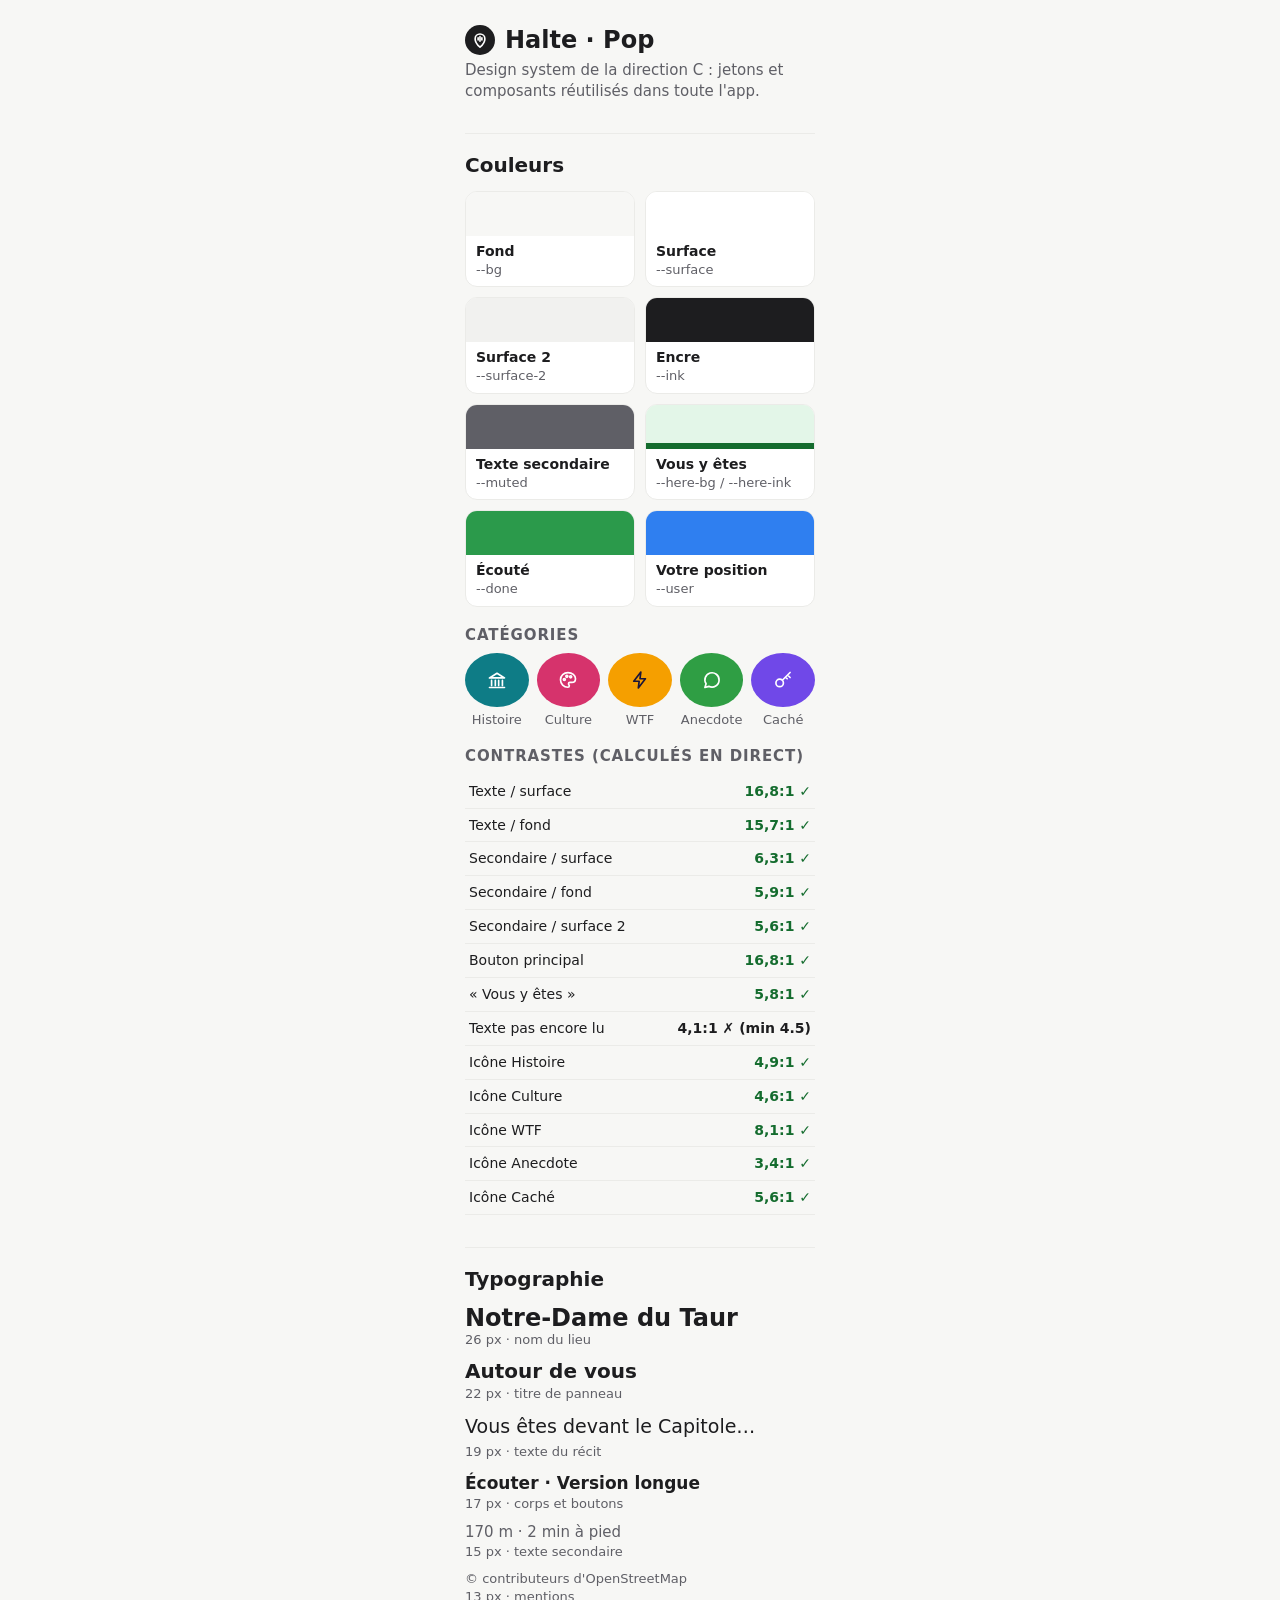
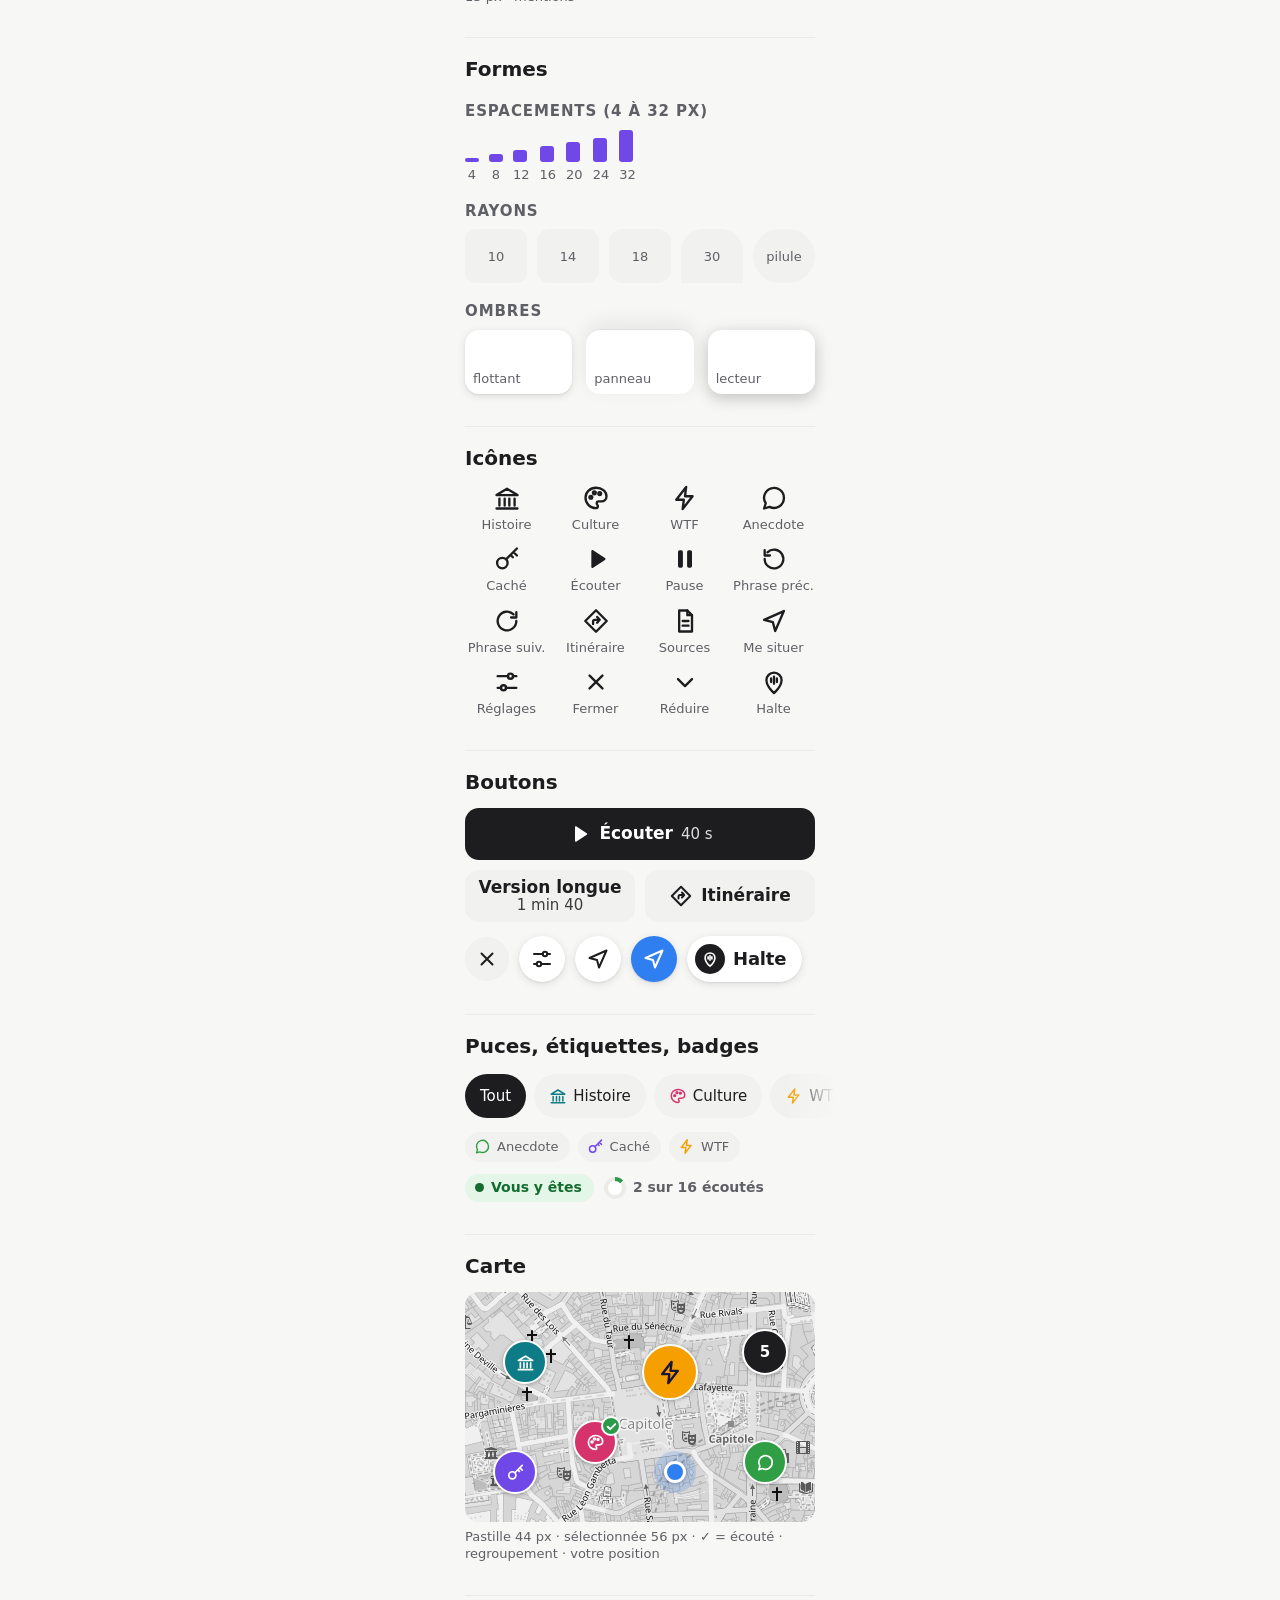
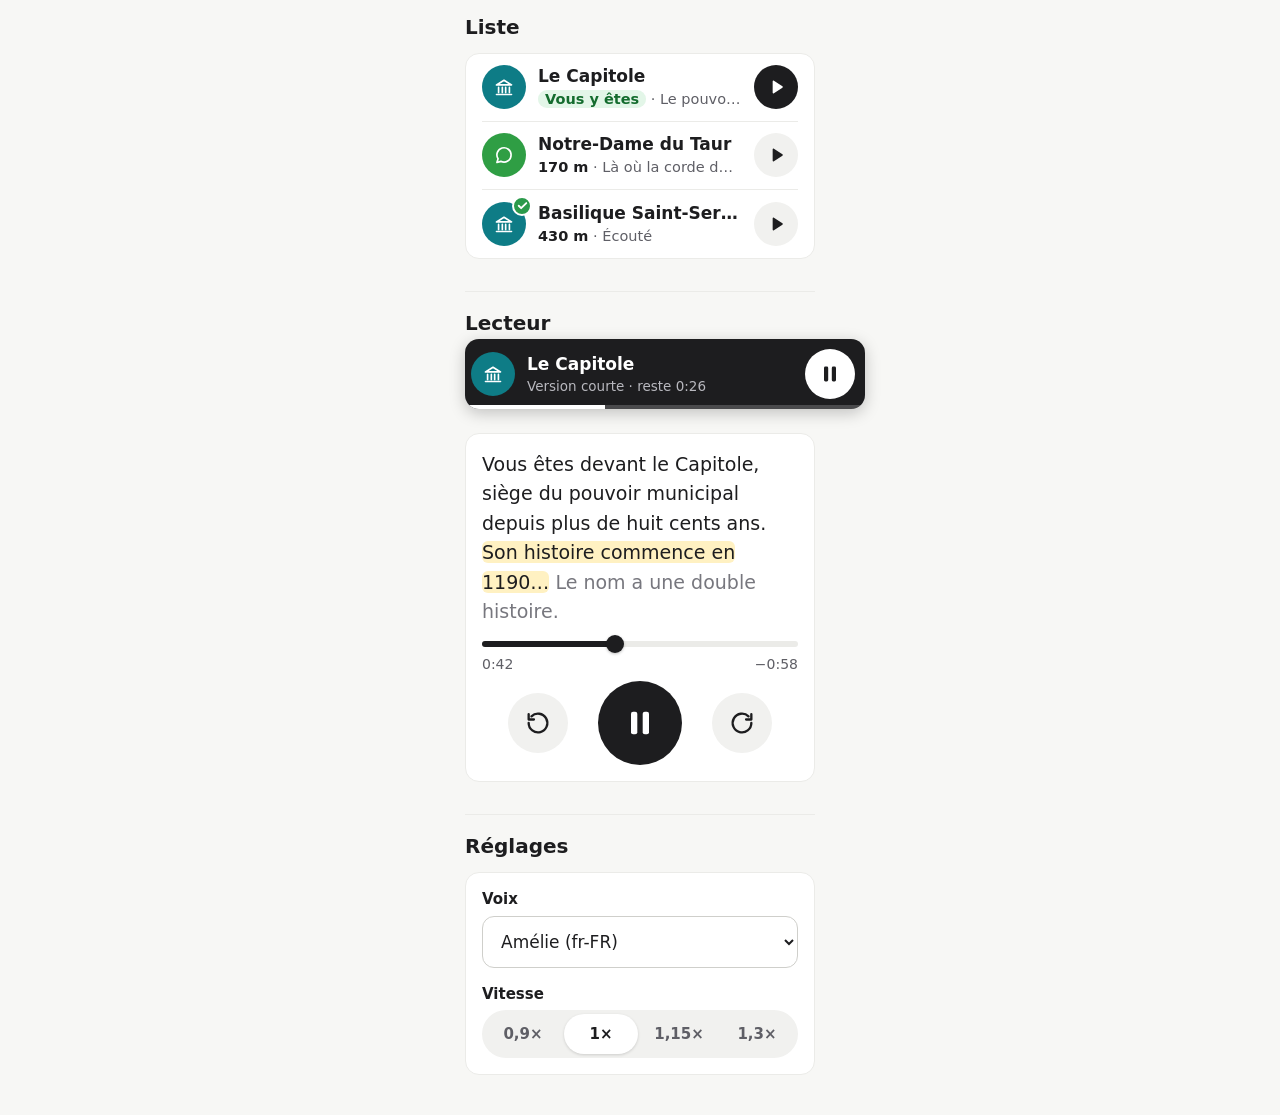
<file: maquettes/design-system.html>
<!doctype html>
<html lang="fr">
<head>
<meta charset="utf-8">
<meta name="viewport" content="width=device-width, initial-scale=1">
<title>Halte — design system</title>
<link rel="stylesheet" href="../app/styles.css">
<style>
  /* Mise en page de la vitrine seulement */
  body { max-width: 390px; margin: 0 auto; }
  .ds { padding: 24px 20px 40px; }
  .ds h1 { font-size: var(--fs-2xl); font-weight: 800; display: flex; align-items: center; gap: 10px; }
  .ds > p { color: var(--muted); font-size: var(--fs-sm); margin-top: 4px; }
  .ds h2 { font-size: var(--fs-xl); font-weight: 800; margin: 32px 0 12px; padding-top: 18px; border-top: 1px solid var(--line); }
  .ds h3 { font-size: var(--fs-sm); font-weight: 700; color: var(--muted); margin: 18px 0 8px; text-transform: uppercase; letter-spacing: .06em; }
  .sw { display: grid; grid-template-columns: repeat(2, 1fr); gap: 10px; }
  .sw div { border-radius: var(--r-md); overflow: hidden; border: 1px solid var(--line); background: var(--surface); }
  .sw i { display: block; height: 44px; }
  .sw span { display: block; padding: 6px 10px 8px; font-size: var(--fs-xs); color: var(--muted); }
  .sw b { display: block; color: var(--ink); font-size: .875rem; }
  .cats { display: grid; grid-template-columns: repeat(5, 1fr); gap: 8px; text-align: center; font-size: var(--fs-xs); color: var(--muted); }
  .cats .tile { width: 100%; height: 54px; margin-bottom: 4px; }
  table { width: 100%; border-collapse: collapse; font-size: .875rem; }
  td { padding: 7px 4px; border-bottom: 1px solid var(--line); }
  td:last-child { text-align: right; font-weight: 700; white-space: nowrap; }
  .ok { color: var(--here-ink); }
  .type p { margin: 0 0 10px; }
  .type small { display: block; font-size: var(--fs-xs); color: var(--muted); font-weight: 400; }
  .row { display: flex; gap: 10px; align-items: center; flex-wrap: wrap; }
  .shadows { display: grid; grid-template-columns: repeat(3, 1fr); gap: 14px; }
  .shadows div { height: 64px; border-radius: var(--r-lg); background: var(--surface); display: flex; align-items: flex-end; padding: 6px 8px; font-size: var(--fs-xs); color: var(--muted); }
  .radii { display: flex; gap: 10px; }
  .radii div { flex: 1; height: 54px; background: var(--surface-2); display: flex; align-items: center; justify-content: center; font-size: var(--fs-xs); color: var(--muted); }
  .space { display: flex; align-items: flex-end; gap: 10px; }
  .space i { display: block; background: var(--c-secret); border-radius: 3px; width: 14px; }
  .space span { font-size: var(--fs-xs); color: var(--muted); display: block; text-align: center; margin-top: 4px; }
  .icons { display: grid; grid-template-columns: repeat(4, 1fr); gap: 12px 6px; text-align: center; font-size: var(--fs-xs); color: var(--muted); }
  .icons .ic { display: block; margin: 0 auto 4px; color: var(--ink); width: 28px; height: 28px; }
  .mapdemo { position: relative; height: 230px; border-radius: var(--r-lg); overflow: hidden; background: var(--map-bg); }
  .mapdemo::before { content: ""; position: absolute; inset: 0; background: url(img/carte-toulouse.png) -10px -260px / 390px 844px; filter: var(--map-filter); }
  .mapdemo > * { position: absolute; }
  .demo-sheet { position: relative; border-radius: var(--r-xl); box-shadow: var(--sh-sheet); background: var(--surface); padding: 0 20px 20px; }
  .demo-mini { position: relative; }
  .demo-mini .mini { position: relative; left: 0; right: 0; }
  .card { background: var(--surface); border-radius: var(--r-lg); padding: 16px; border: 1px solid var(--line); }
</style>
</head>
<body>
<svg width="0" height="0" style="position:absolute" aria-hidden="true"><defs>
  <symbol id="i-histoire" viewBox="0 0 24 24"><path d="M3 9.5 12 4l9 5.5H3z"/><path d="M5.5 12.5v6M10 12.5v6M14 12.5v6M18.5 12.5v6M3 21h18"/></symbol>
  <symbol id="i-culture" viewBox="0 0 24 24"><path d="M12 3.2c-5 0-9 3.7-9 8.6 0 4.9 4 8.9 8.8 8.9 1.1 0 1.8-.8 1.8-1.7 0-.5-.2-.9-.5-1.2-.3-.3-.5-.7-.5-1.2 0-.9.8-1.7 1.7-1.7h2.2c2.8 0 4.5-2 4.5-4.5 0-4.1-4-7.2-9-7.2z"/><circle cx="7.6" cy="11.4" r="1.2"/><circle cx="10.6" cy="7.6" r="1.2"/><circle cx="15.2" cy="8.2" r="1.2"/></symbol>
  <symbol id="i-wtf" viewBox="0 0 24 24"><path d="M13 2.5 4.5 13.5H11l-1 8 8.5-11H12l1-8z"/></symbol>
  <symbol id="i-anecdote" viewBox="0 0 24 24"><path d="M20.5 12a8.5 8.5 0 0 1-12.3 7.6L3.5 21l1.4-4.5A8.5 8.5 0 1 1 20.5 12z"/></symbol>
  <symbol id="i-secret" viewBox="0 0 24 24"><circle cx="8" cy="15.5" r="4.5"/><path d="M11.2 12.3 20.5 3M17.5 6l3 3M15 8.5l2 2"/></symbol>
  <symbol id="i-play" viewBox="0 0 24 24"><path d="M8 5.2v13.6c0 .8.9 1.3 1.5.8l10.2-6.8c.6-.4.6-1.2 0-1.6L9.5 4.4C8.9 3.9 8 4.4 8 5.2z"/></symbol>
  <symbol id="i-pause" viewBox="0 0 24 24"><rect x="6" y="4.5" width="4.2" height="15" rx="1.4"/><rect x="13.8" y="4.5" width="4.2" height="15" rx="1.4"/></symbol>
  <symbol id="i-back" viewBox="0 0 24 24"><path d="M4 12a8 8 0 1 0 2.4-5.7"/><path d="M4 4.5V9h4.5"/></symbol>
  <symbol id="i-fwd" viewBox="0 0 24 24"><path d="M20 12a8 8 0 1 1-2.4-5.7"/><path d="M20 4.5V9h-4.5"/></symbol>
  <symbol id="i-down" viewBox="0 0 24 24"><path d="M6 9.5l6 6 6-6"/></symbol>
  <symbol id="i-up" viewBox="0 0 24 24"><path d="M6 14.5l6-6 6 6"/></symbol>
  <symbol id="i-right" viewBox="0 0 24 24"><path d="M9.5 6l6 6-6 6"/></symbol>
  <symbol id="i-close" viewBox="0 0 24 24"><path d="M6.5 6.5l11 11M17.5 6.5l-11 11"/></symbol>
  <symbol id="i-settings" viewBox="0 0 24 24"><path d="M4 7h9M17 7h3M4 17h3M11 17h9"/><circle cx="15" cy="7" r="2.2"/><circle cx="9" cy="17" r="2.2"/></symbol>
  <symbol id="i-locate" viewBox="0 0 24 24"><path d="M3.5 11 20.5 3.5 13 20.5l-2-7.5-7.5-2z"/></symbol>
  <symbol id="i-route" viewBox="0 0 24 24"><path d="M12 2.8 21.2 12 12 21.2 2.8 12z"/><path d="M9.5 14.5v-2a1.5 1.5 0 0 1 1.5-1.5h4M13 8.5l2.2 2.5-2.2 2.5"/></symbol>
  <symbol id="i-doc" viewBox="0 0 24 24"><path d="M7 3h7l4 4v14H7z"/><path d="M14 3v4h4M10 12h5M10 16h5"/></symbol>
  <symbol id="i-logo" viewBox="0 0 24 24"><path d="M12 21.5s6.5-5.6 6.5-11a6.5 6.5 0 1 0-13 0c0 5.4 6.5 11 6.5 11z"/><path d="M9.5 9v3M12 7.5v6M14.5 9v3"/></symbol>
</defs></svg>

<div class="ds">
  <h1><span class="logo"><svg class="ic"><use href="#i-logo"/></svg></span>Halte · Pop</h1>
  <p>Design system de la direction C : jetons et composants réutilisés dans toute l'app.</p>

  <div id="part1">
  <h2>Couleurs</h2>
  <div class="sw">
    <div><i style="background:var(--bg)"></i><span><b>Fond</b>--bg</span></div>
    <div><i style="background:var(--surface)"></i><span><b>Surface</b>--surface</span></div>
    <div><i style="background:var(--surface-2)"></i><span><b>Surface 2</b>--surface-2</span></div>
    <div><i style="background:var(--ink)"></i><span><b>Encre</b>--ink</span></div>
    <div><i style="background:var(--muted)"></i><span><b>Texte secondaire</b>--muted</span></div>
    <div><i style="background:var(--here-bg);border-bottom:6px solid var(--here-ink)"></i><span><b>Vous y êtes</b>--here-bg / --here-ink</span></div>
    <div><i style="background:var(--done)"></i><span><b>Écouté</b>--done</span></div>
    <div><i style="background:var(--user)"></i><span><b>Votre position</b>--user</span></div>
  </div>
  <h3>Catégories</h3>
  <div class="cats">
    <div><span class="tile" data-cat="histoire"><svg class="ic"><use href="#i-histoire"/></svg></span>Histoire</div>
    <div><span class="tile" data-cat="culture"><svg class="ic"><use href="#i-culture"/></svg></span>Culture</div>
    <div><span class="tile" data-cat="wtf"><svg class="ic"><use href="#i-wtf"/></svg></span>WTF</div>
    <div><span class="tile" data-cat="anecdote"><svg class="ic"><use href="#i-anecdote"/></svg></span>Anecdote</div>
    <div><span class="tile" data-cat="secret"><svg class="ic"><use href="#i-secret"/></svg></span>Caché</div>
  </div>

  <h3>Contrastes (calculés en direct)</h3>
  <table id="contrast"></table>

  <h2>Typographie</h2>
  <div class="type">
    <p style="font-size:var(--fs-2xl);font-weight:800;line-height:var(--lh-title)">Notre-Dame du Taur<small>26 px · nom du lieu</small></p>
    <p style="font-size:var(--fs-xl);font-weight:800">Autour de vous<small>22 px · titre de panneau</small></p>
    <p style="font-size:var(--fs-lg);line-height:var(--lh-read)">Vous êtes devant le Capitole…<small>19 px · texte du récit</small></p>
    <p style="font-size:var(--fs-md);font-weight:700">Écouter · Version longue<small>17 px · corps et boutons</small></p>
    <p style="font-size:var(--fs-sm);color:var(--muted)">170 m · 2 min à pied<small>15 px · texte secondaire</small></p>
    <p style="font-size:var(--fs-xs);color:var(--muted)">© contributeurs d'OpenStreetMap<small>13 px · mentions</small></p>
  </div>

  <h2>Formes</h2>
  <h3>Espacements (4 à 32 px)</h3>
  <div class="space">
    <div><i style="height:4px"></i><span>4</span></div><div><i style="height:8px"></i><span>8</span></div>
    <div><i style="height:12px"></i><span>12</span></div><div><i style="height:16px"></i><span>16</span></div>
    <div><i style="height:20px"></i><span>20</span></div><div><i style="height:24px"></i><span>24</span></div>
    <div><i style="height:32px"></i><span>32</span></div>
  </div>
  <h3>Rayons</h3>
  <div class="radii">
    <div style="border-radius:var(--r-sm)">10</div><div style="border-radius:var(--r-md)">14</div>
    <div style="border-radius:var(--r-lg)">18</div><div style="border-radius:var(--r-xl) var(--r-xl) 0 0">30</div>
    <div style="border-radius:var(--r-pill)">pilule</div>
  </div>
  <h3>Ombres</h3>
  <div class="shadows">
    <div style="box-shadow:var(--sh-float)">flottant</div><div style="box-shadow:var(--sh-sheet)">panneau</div><div style="box-shadow:var(--sh-mini)">lecteur</div>
  </div>

  <h2>Icônes</h2>
  <div class="icons">
    <div><svg class="ic"><use href="#i-histoire"/></svg>Histoire</div><div><svg class="ic"><use href="#i-culture"/></svg>Culture</div>
    <div><svg class="ic"><use href="#i-wtf"/></svg>WTF</div><div><svg class="ic"><use href="#i-anecdote"/></svg>Anecdote</div>
    <div><svg class="ic"><use href="#i-secret"/></svg>Caché</div><div><svg class="ic ic--fill"><use href="#i-play"/></svg>Écouter</div>
    <div><svg class="ic ic--fill"><use href="#i-pause"/></svg>Pause</div><div><svg class="ic"><use href="#i-back"/></svg>Phrase préc.</div>
    <div><svg class="ic"><use href="#i-fwd"/></svg>Phrase suiv.</div><div><svg class="ic"><use href="#i-route"/></svg>Itinéraire</div>
    <div><svg class="ic"><use href="#i-doc"/></svg>Sources</div><div><svg class="ic"><use href="#i-locate"/></svg>Me situer</div>
    <div><svg class="ic"><use href="#i-settings"/></svg>Réglages</div><div><svg class="ic"><use href="#i-close"/></svg>Fermer</div>
    <div><svg class="ic"><use href="#i-down"/></svg>Réduire</div><div><svg class="ic"><use href="#i-logo"/></svg>Halte</div>
  </div>
  </div>

  <div id="part2">
  <h2>Boutons</h2>
  <button class="btn btn--primary btn--block"><svg class="ic ic--fill"><use href="#i-play"/></svg>Écouter <span class="btn__meta">40 s</span></button>
  <div class="btn-row" style="margin-top:10px">
    <button class="btn btn--secondary btn--stack">Version longue<span class="btn__meta">1 min 40</span></button>
    <button class="btn btn--secondary"><svg class="ic"><use href="#i-route"/></svg>Itinéraire</button>
  </div>
  <div class="row" style="margin-top:14px">
    <button class="icon-btn" aria-label="Fermer"><svg class="ic"><use href="#i-close"/></svg></button>
    <button class="fab" aria-label="Réglages"><svg class="ic"><use href="#i-settings"/></svg></button>
    <button class="fab fab--locate" aria-label="Me situer"><svg class="ic"><use href="#i-locate"/></svg></button>
    <button class="fab fab--locate" aria-pressed="true" aria-label="Suivi actif"><svg class="ic"><use href="#i-locate"/></svg></button>
    <span class="brand"><span class="logo"><svg class="ic"><use href="#i-logo"/></svg></span>Halte</span>
  </div>

  <h2>Puces, étiquettes, badges</h2>
  <div class="chips">
    <button class="chip" aria-pressed="true">Tout</button>
    <button class="chip" data-cat="histoire" aria-pressed="false"><svg class="ic"><use href="#i-histoire"/></svg>Histoire</button>
    <button class="chip" data-cat="culture" aria-pressed="false"><svg class="ic"><use href="#i-culture"/></svg>Culture</button>
    <button class="chip" data-cat="wtf" aria-pressed="false"><svg class="ic"><use href="#i-wtf"/></svg>WTF</button>
    <button class="chip" data-cat="anecdote" aria-pressed="false"><svg class="ic"><use href="#i-anecdote"/></svg>Anecdote</button>
  </div>
  <div class="tags" style="margin-top:12px">
    <span class="tag" data-cat="anecdote"><svg class="ic"><use href="#i-anecdote"/></svg>Anecdote</span>
    <span class="tag" data-cat="secret"><svg class="ic"><use href="#i-secret"/></svg>Caché</span>
    <span class="tag" data-cat="wtf"><svg class="ic"><use href="#i-wtf"/></svg>WTF</span>
  </div>
  <div class="row" style="margin-top:12px">
    <span class="badge badge--here">Vous y êtes</span>
    <span class="progress-txt"><span class="ring" style="--p:12.5"></span>2 sur 16 écoutés</span>
  </div>

  <h2>Carte</h2>
  <div class="mapdemo">
    <span class="pin" data-cat="histoire" style="left:60px;top:70px"><svg class="ic"><use href="#i-histoire"/></svg></span>
    <span class="pin is-done" data-cat="culture" style="left:130px;top:150px"><svg class="ic"><use href="#i-culture"/></svg></span>
    <span class="pin pin--sel" data-cat="wtf" style="left:205px;top:80px"><svg class="ic"><use href="#i-wtf"/></svg></span>
    <span class="pin" data-cat="anecdote" style="left:300px;top:170px"><svg class="ic"><use href="#i-anecdote"/></svg></span>
    <span class="pin" data-cat="secret" style="left:50px;top:180px"><svg class="ic"><use href="#i-secret"/></svg></span>
    <span class="cluster" style="left:300px;top:60px"><span>5</span></span>
    <span class="me" style="left:210px;top:180px"></span>
  </div>
  <p style="font-size:var(--fs-xs);color:var(--muted);margin-top:6px">Pastille 44 px · sélectionnée 56 px · ✓ = écouté · regroupement · votre position</p>

  <h2>Liste</h2>
  <div class="card" style="padding:0 16px">
    <div class="place is-here"><span class="tile" data-cat="histoire"><svg class="ic"><use href="#i-histoire"/></svg></span>
      <span class="place__text"><span class="place__name">Le Capitole</span><span class="place__sub"><span class="place__here">Vous y êtes</span> · Le pouvoir municipal…</span></span>
      <button class="icon-btn" aria-label="Écouter"><svg class="ic ic--fill"><use href="#i-play"/></svg></button></div>
    <div class="place"><span class="tile" data-cat="anecdote"><svg class="ic"><use href="#i-anecdote"/></svg></span>
      <span class="place__text"><span class="place__name">Notre-Dame du Taur</span><span class="place__sub"><b>170 m</b> · Là où la corde du taureau aurait cédé</span></span>
      <button class="icon-btn" aria-label="Écouter"><svg class="ic ic--fill"><use href="#i-play"/></svg></button></div>
    <div class="place" style="border:0"><span class="tile is-done" data-cat="histoire"><svg class="ic"><use href="#i-histoire"/></svg></span>
      <span class="place__text"><span class="place__name">Basilique Saint-Sernin</span><span class="place__sub"><b>430 m</b> · Écouté</span></span>
      <button class="icon-btn" aria-label="Réécouter"><svg class="ic ic--fill"><use href="#i-play"/></svg></button></div>
  </div>

  <h2>Lecteur</h2>
  <div class="demo-mini"><div class="mini">
    <span class="tile" data-cat="histoire"><svg class="ic"><use href="#i-histoire"/></svg></span>
    <span class="mini__text"><span class="mini__title">Le Capitole</span><span class="mini__sub">Version courte · reste 0:26</span></span>
    <button class="mini__play" aria-label="Pause"><svg class="ic ic--fill"><use href="#i-pause"/></svg></button>
    <span class="mini__bar"><i style="width:35%"></i></span>
  </div></div>
  <div class="card" style="margin-top:14px">
    <div class="reading"><p>Vous êtes devant le Capitole, siège du pouvoir municipal depuis plus de huit cents ans. <span class="cur">Son histoire commence en 1190…</span> <span class="fut">Le nom a une double histoire.</span></p></div>
    <div class="progress"><i style="width:42%"></i><b style="left:42%"></b></div>
    <div class="times"><span>0:42</span><span>−0:58</span></div>
    <div class="transport" style="margin-top:8px">
      <button class="round-btn" aria-label="Phrase précédente"><svg class="ic"><use href="#i-back"/></svg></button>
      <button class="play-btn" aria-label="Pause"><svg class="ic ic--fill"><use href="#i-pause"/></svg></button>
      <button class="round-btn" aria-label="Phrase suivante"><svg class="ic"><use href="#i-fwd"/></svg></button>
    </div>
  </div>

  <h2>Réglages</h2>
  <div class="card">
    <label class="field"><span class="field__label">Voix</span><select><option>Amélie (fr-FR)</option></select></label>
    <span class="field__label" style="margin-top:16px">Vitesse</span>
    <div class="seg"><button aria-pressed="false">0,9×</button><button aria-pressed="true">1×</button><button aria-pressed="false">1,15×</button><button aria-pressed="false">1,3×</button></div>
  </div>
  </div>
</div>

<script>
(function () {
  var part = (location.search.match(/part=(\d)/) || [])[1];
  if (part === '1') document.getElementById('part2').remove();
  if (part === '2') document.getElementById('part1').remove();
  var t = document.getElementById('contrast');
  if (!t) return;
  function rgb(c) {
    var m = c.match(/[\d.]+/g).map(Number);
    return m.slice(0, 3);
  }
  function lum(c) {
    return c.map(function (v) { v /= 255; return v <= .03928 ? v / 12.92 : Math.pow((v + .055) / 1.055, 2.4); })
      .reduce(function (a, v, i) { return a + v * [.2126, .7152, .0722][i]; }, 0);
  }
  function col(v) { var d = document.createElement('i'); d.style.color = 'var(' + v + ')'; document.body.appendChild(d); var c = getComputedStyle(d).color; d.remove(); return rgb(c); }
  function ratio(a, b) { var x = lum(col(a)), y = lum(col(b)); return (Math.max(x, y) + .05) / (Math.min(x, y) + .05); }
  var pairs = [
    ['Texte / surface', '--ink', '--surface', 4.5], ['Texte / fond', '--ink', '--bg', 4.5],
    ['Secondaire / surface', '--muted', '--surface', 4.5], ['Secondaire / fond', '--muted', '--bg', 4.5],
    ['Secondaire / surface 2', '--muted', '--surface-2', 4.5], ['Bouton principal', '--on-accent', '--accent', 4.5],
    ['« Vous y êtes »', '--here-ink', '--here-bg', 4.5], ['Texte pas encore lu', '--future', '--bg', 4.5],
    ['Icône Histoire', '--k-histoire', '--c-histoire', 3], ['Icône Culture', '--k-culture', '--c-culture', 3],
    ['Icône WTF', '--k-wtf', '--c-wtf', 3], ['Icône Anecdote', '--k-anecdote', '--c-anecdote', 3],
    ['Icône Caché', '--k-secret', '--c-secret', 3]
  ];
  t.innerHTML = pairs.map(function (p) {
    var r = ratio(p[1], p[2]);
    return '<tr><td>' + p[0] + '</td><td class="' + (r >= p[3] ? 'ok' : '') + '">' + r.toFixed(1).replace('.', ',') + ':1 ' + (r >= p[3] ? '✓' : '✗ (min ' + p[3] + ')') + '</td></tr>';
  }).join('');
})();
</script>
</body>
</html>
</file>
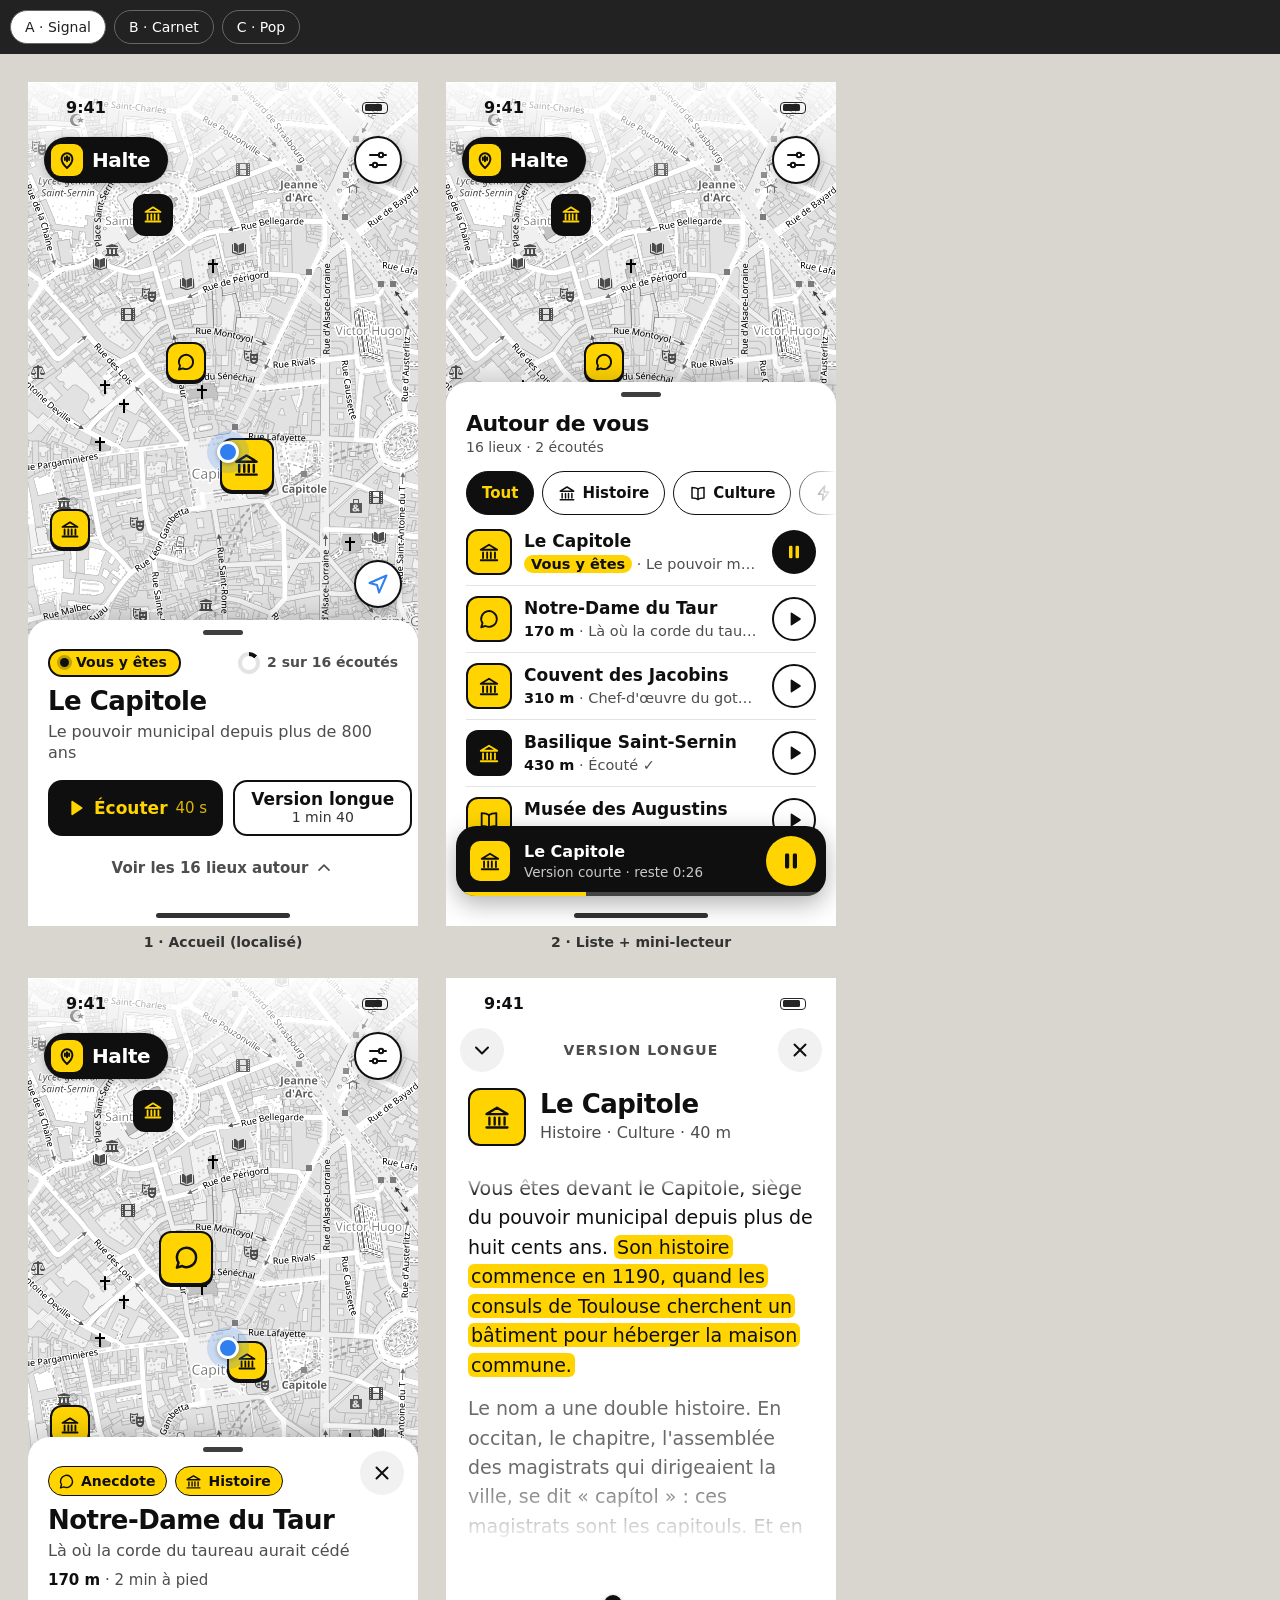
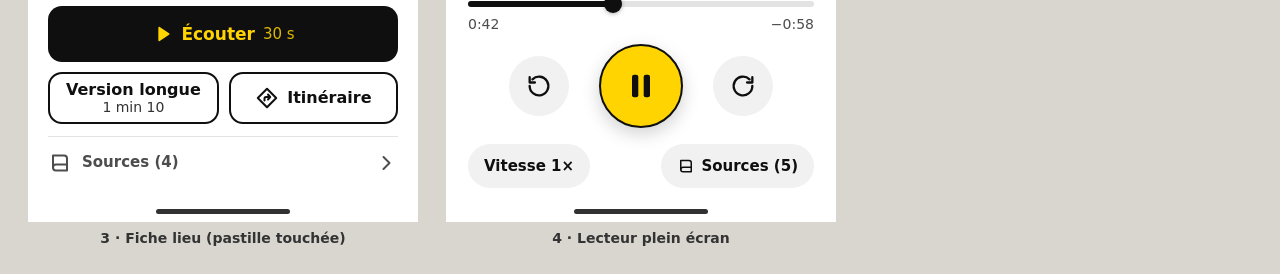
<file: maquettes/maquettes.html>
<!doctype html>
<html lang="fr">
<head>
<meta charset="utf-8">
<meta name="viewport" content="width=device-width, initial-scale=1">
<title>Halte — maquettes (étape 2)</title>
<link rel="stylesheet" href="maquettes.css">
</head>
<body class="d-signal">
<svg width="0" height="0" style="position:absolute" aria-hidden="true">
  <defs>
    <symbol id="i-histoire" viewBox="0 0 24 24"><path d="M3 9.5 12 4l9 5.5H3z"/><path d="M5.5 12.5v6M10 12.5v6M14 12.5v6M18.5 12.5v6M3 21h18"/></symbol>
    <symbol id="i-culture" viewBox="0 0 24 24"><path d="M12 6.5C10 5 7.5 4.5 4 4.5v14c3.5 0 6 .5 8 2 2-1.5 4.5-2 8-2v-14c-3.5 0-6 .5-8 2z"/><path d="M12 6.5v14"/></symbol>
    <symbol id="i-wtf" viewBox="0 0 24 24"><path d="M13 2.5 4.5 13.5H11l-1 8 8.5-11H12l1-8z"/></symbol>
    <symbol id="i-anecdote" viewBox="0 0 24 24"><path d="M20.5 12a8.5 8.5 0 0 1-12.3 7.6L3.5 21l1.4-4.5A8.5 8.5 0 1 1 20.5 12z"/></symbol>
    <symbol id="i-secret" viewBox="0 0 24 24"><circle cx="8" cy="15.5" r="4.5"/><path d="M11.2 12.3 20.5 3M17.5 6l3 3M15 8.5l2 2"/></symbol>
    <symbol id="i-play" viewBox="0 0 24 24"><path d="M8 5.2v13.6c0 .8.9 1.3 1.5.8l10.2-6.8c.6-.4.6-1.2 0-1.6L9.5 4.4C8.9 3.9 8 4.4 8 5.2z"/></symbol>
    <symbol id="i-pause" viewBox="0 0 24 24"><rect x="6" y="4.5" width="4.2" height="15" rx="1.4"/><rect x="13.8" y="4.5" width="4.2" height="15" rx="1.4"/></symbol>
    <symbol id="i-back" viewBox="0 0 24 24"><path d="M4 12a8 8 0 1 0 2.4-5.7"/><path d="M4 4.5V9h4.5"/></symbol>
    <symbol id="i-fwd" viewBox="0 0 24 24"><path d="M20 12a8 8 0 1 1-2.4-5.7"/><path d="M20 4.5V9h-4.5"/></symbol>
    <symbol id="i-down" viewBox="0 0 24 24"><path d="M6 9.5l6 6 6-6"/></symbol>
    <symbol id="i-up" viewBox="0 0 24 24"><path d="M6 14.5l6-6 6 6"/></symbol>
    <symbol id="i-right" viewBox="0 0 24 24"><path d="M9.5 6l6 6-6 6"/></symbol>
    <symbol id="i-close" viewBox="0 0 24 24"><path d="M6.5 6.5l11 11M17.5 6.5l-11 11"/></symbol>
    <symbol id="i-settings" viewBox="0 0 24 24"><path d="M4 7h9M17 7h3M4 17h3M11 17h9"/><circle cx="15" cy="7" r="2.2"/><circle cx="9" cy="17" r="2.2"/></symbol>
    <symbol id="i-locate" viewBox="0 0 24 24"><path d="M3.5 11 20.5 3.5 13 20.5l-2-7.5-7.5-2z"/></symbol>
    <symbol id="i-route" viewBox="0 0 24 24"><path d="M12 2.8 21.2 12 12 21.2 2.8 12z"/><path d="M9.5 14.5v-2a1.5 1.5 0 0 1 1.5-1.5h4M13 8.5l2.2 2.5-2.2 2.5"/></symbol>
    <symbol id="i-book" viewBox="0 0 24 24"><path d="M5 4.5h11a3 3 0 0 1 3 3v12H8a3 3 0 0 1-3-3z"/><path d="M5 16.5a3 3 0 0 1 3-3h11"/></symbol>
    <symbol id="i-logo" viewBox="0 0 24 24"><path d="M12 21.5s6.5-5.6 6.5-11a6.5 6.5 0 1 0-13 0c0 5.4 6.5 11 6.5 11z"/><path d="M9.5 9v3M12 7.5v6M14.5 9v3"/></symbol>
  </defs>
</svg>

<nav class="switch" id="switch">
  <a href="?d=signal">A · Signal</a><a href="?d=carnet">B · Carnet</a><a href="?d=pop">C · Pop</a>
</nav>

<main class="screens">

<!-- 1. Accueil : carte plein écran + panneau replié -->
<figure><div class="phone" id="s-accueil">
  <div class="map" data-sel="capitole"><div class="map-bg"></div><div class="fade"></div></div>
  <div class="status"><span>9:41</span><span class="bat"></span></div>
  <div class="topbar">
    <div class="brand"><span class="logo"><svg class="ic"><use href="#i-logo"/></svg></span>Halte</div>
    <button class="fab" aria-label="Réglages"><svg class="ic"><use href="#i-settings"/></svg></button>
  </div>
  <button class="fab locate" style="bottom:318px" aria-label="Me recentrer"><svg class="ic"><use href="#i-locate"/></svg></button>
  <div class="sheet">
    <div class="handle"></div>
    <div class="rowtop"><span class="badge"><i></i>Vous y êtes</span><span class="prog"><span class="ring"></span>2 sur 16 écoutés</span></div>
    <h2 class="t-title">Le Capitole</h2>
    <p class="t-tag">Le pouvoir municipal depuis plus de 800 ans</p>
    <div class="ctas">
      <button class="btn primary"><svg class="ic f"><use href="#i-play"/></svg>Écouter <span class="dur">40 s</span></button>
      <button class="btn sec stack">Version longue<span class="dur">1 min 40</span></button>
    </div>
    <button class="more">Voir les 16 lieux autour <svg class="ic"><use href="#i-up"/></svg></button>
  </div>
  <div class="homebar"></div>
</div><figcaption>1 · Accueil (localisé)</figcaption></figure>

<!-- 2. Liste : panneau à mi-hauteur + mini-lecteur -->
<figure><div class="phone" id="s-liste">
  <div class="map"><div class="map-bg"></div><div class="fade"></div></div>
  <div class="status"><span>9:41</span><span class="bat"></span></div>
  <div class="topbar">
    <div class="brand"><span class="logo"><svg class="ic"><use href="#i-logo"/></svg></span>Halte</div>
    <button class="fab" aria-label="Réglages"><svg class="ic"><use href="#i-settings"/></svg></button>
  </div>
  <div class="sheet" style="top:300px">
    <div class="handle"></div>
    <div class="lhead"><div><h2 class="t-h">Autour de vous</h2><p class="t-sub">16 lieux · 2 écoutés</p></div></div>
    <div class="chips">
      <button class="chip on">Tout</button>
      <button class="chip" data-cat="histoire"><svg class="ic"><use href="#i-histoire"/></svg>Histoire</button>
      <button class="chip" data-cat="culture"><svg class="ic"><use href="#i-culture"/></svg>Culture</button>
      <button class="chip" data-cat="wtf"><svg class="ic"><use href="#i-wtf"/></svg>WTF</button>
      <button class="chip" data-cat="anecdote"><svg class="ic"><use href="#i-anecdote"/></svg>Anecdote</button>
    </div>
    <ul class="rows">
      <li class="place here"><span class="tile" data-cat="histoire"><svg class="ic"><use href="#i-histoire"/></svg></span>
        <span class="ptxt"><b>Le Capitole</b><span><em>Vous y êtes</em> · Le pouvoir municipal depuis plus de 800 ans</span></span>
        <button class="playsm" aria-label="Écouter"><svg class="ic f"><use href="#i-pause"/></svg></button></li>
      <li class="place"><span class="tile" data-cat="anecdote"><svg class="ic"><use href="#i-anecdote"/></svg></span>
        <span class="ptxt"><b>Notre-Dame du Taur</b><span><em>170 m</em> · Là où la corde du taureau aurait cédé</span></span>
        <button class="playsm" aria-label="Écouter"><svg class="ic f"><use href="#i-play"/></svg></button></li>
      <li class="place"><span class="tile" data-cat="histoire"><svg class="ic"><use href="#i-histoire"/></svg></span>
        <span class="ptxt"><b>Couvent des Jacobins</b><span><em>310 m</em> · Chef-d'œuvre du gothique méridional</span></span>
        <button class="playsm" aria-label="Écouter"><svg class="ic f"><use href="#i-play"/></svg></button></li>
      <li class="place"><span class="tile done" data-cat="histoire"><svg class="ic"><use href="#i-histoire"/></svg></span>
        <span class="ptxt"><b>Basilique Saint-Sernin</b><span><em>430 m</em> · Écouté ✓</span></span>
        <button class="playsm" aria-label="Réécouter"><svg class="ic f"><use href="#i-play"/></svg></button></li>
      <li class="place"><span class="tile" data-cat="culture"><svg class="ic"><use href="#i-culture"/></svg></span>
        <span class="ptxt"><b>Musée des Augustins</b><span><em>460 m</em> · Un couvent devenu l'un des plus anciens musées de France</span></span>
        <button class="playsm" aria-label="Écouter"><svg class="ic f"><use href="#i-play"/></svg></button></li>
    </ul>
  </div>
  <div class="mini">
    <span class="tile" data-cat="histoire"><svg class="ic"><use href="#i-histoire"/></svg></span>
    <span class="mt"><b>Le Capitole</b><span>Version courte · reste 0:26</span></span>
    <button class="mp" aria-label="Pause"><svg class="ic f"><use href="#i-pause"/></svg></button>
    <span class="mbar"><i></i></span>
  </div>
  <div class="homebar"></div>
</div><figcaption>2 · Liste + mini-lecteur</figcaption></figure>

<!-- 3. Fiche lieu -->
<figure><div class="phone" id="s-fiche">
  <div class="map" data-sel="taur"><div class="map-bg"></div><div class="fade"></div></div>
  <div class="status"><span>9:41</span><span class="bat"></span></div>
  <div class="topbar">
    <div class="brand"><span class="logo"><svg class="ic"><use href="#i-logo"/></svg></span>Halte</div>
    <button class="fab" aria-label="Réglages"><svg class="ic"><use href="#i-settings"/></svg></button>
  </div>
  <div class="sheet">
    <div class="handle"></div>
    <button class="fclose" aria-label="Fermer la fiche"><svg class="ic"><use href="#i-close"/></svg></button>
    <div class="cats"><span class="cat" data-cat="anecdote"><svg class="ic"><use href="#i-anecdote"/></svg>Anecdote</span><span class="cat" data-cat="histoire"><svg class="ic"><use href="#i-histoire"/></svg>Histoire</span></div>
    <h2 class="t-title">Notre-Dame du Taur</h2>
    <p class="t-tag">Là où la corde du taureau aurait cédé</p>
    <p class="meta"><b>170 m</b> · 2 min à pied</p>
    <div class="ctas"><button class="btn primary full"><svg class="ic f"><use href="#i-play"/></svg>Écouter <span class="dur">30 s</span></button></div>
    <div class="two">
      <button class="btn sec stack">Version longue<span class="dur">1 min 10</span></button>
      <button class="btn sec"><svg class="ic"><use href="#i-route"/></svg>Itinéraire</button>
    </div>
    <button class="srcrow"><svg class="ic"><use href="#i-book"/></svg><span>Sources (4)</span><svg class="ic"><use href="#i-right"/></svg></button>
  </div>
  <div class="homebar"></div>
</div><figcaption>3 · Fiche lieu (pastille touchée)</figcaption></figure>

<!-- 4. Lecteur plein écran -->
<figure><div class="phone" id="s-lecteur">
  <div class="status"><span>9:41</span><span class="bat"></span></div>
  <div class="pf-top">
    <button class="rb" aria-label="Réduire le lecteur"><svg class="ic"><use href="#i-down"/></svg></button>
    <span class="pf-mode">Version longue</span>
    <button class="rb" aria-label="Arrêter"><svg class="ic"><use href="#i-close"/></svg></button>
  </div>
  <div class="pf-head">
    <span class="tile" data-cat="histoire"><svg class="ic"><use href="#i-histoire"/></svg></span>
    <div><h2 class="t-title">Le Capitole</h2><p class="t-tag" style="margin-top:2px">Histoire · Culture · 40 m</p></div>
  </div>
  <div class="pf-text">
    <p>Vous êtes devant le Capitole, siège du pouvoir municipal depuis plus de huit cents ans. <mark>Son histoire commence en 1190, quand les consuls de Toulouse cherchent un bâtiment pour héberger la maison commune.</mark></p>
    <p class="fut">Le nom a une double histoire. En occitan, le chapitre, l'assemblée des magistrats qui dirigeaient la ville, se dit « capítol » : ces magistrats sont les capitouls. Et en 1522, le greffier Pierre Salmon baptise le lieu Capitole, pour rappeler le Capitole de la Rome antique.</p>
    <p class="fut">Les siècles ont laissé leurs couches. La tour des archives, le donjon, est construite en 1525 pour protéger les archives et abriter le conseil des capitouls.</p>
  </div>
  <div class="pf-ctrl">
    <div class="pbar"><i></i><b></b></div>
    <div class="ptimes"><span>0:42</span><span>−0:58</span></div>
    <div class="transport">
      <button class="tb" aria-label="Phrase précédente"><svg class="ic"><use href="#i-back"/></svg></button>
      <button class="tplay" aria-label="Pause"><svg class="ic f"><use href="#i-pause"/></svg></button>
      <button class="tb" aria-label="Phrase suivante"><svg class="ic"><use href="#i-fwd"/></svg></button>
    </div>
    <div class="subrow">
      <button>Vitesse 1×</button>
      <button><svg class="ic"><use href="#i-book"/></svg>Sources (5)</button>
    </div>
  </div>
  <div class="homebar"></div>
</div><figcaption>4 · Lecteur plein écran</figcaption></figure>

</main>

<script>
(function () {
  var d = (location.search.match(/d=(\w+)/) || [])[1] || 'signal';
  document.body.className = 'd-' + d;
  [].forEach.call(document.querySelectorAll('#switch a'), function (a) { a.classList.toggle('on', a.getAttribute('href') === '?d=' + d); });
  // Carte fixe : tuiles OSM zoom 16 assemblées (img/carte-toulouse.png), coin haut-gauche en coordonnées monde.
  var Z = 16, LEFT = 8455684.636, TOP = 6125681.802, T = 256 * Math.pow(2, Z);
  function px(lat, lon) {
    var s = Math.sin(lat * Math.PI / 180);
    return { x: (lon + 180) / 360 * T - LEFT, y: (0.5 - Math.log((1 + s) / (1 - s)) / (4 * Math.PI)) * T - TOP };
  }
  var ME = { lat: 43.6047, lon: 1.4436 };
  var P = [
    ['capitole', 'histoire', 43.6045, 1.444], ['taur', 'anecdote', 43.6061, 1.4427], ['jacobins', 'histoire', 43.6035, 1.4402],
    ['saint-sernin', 'histoire', 43.6084, 1.442, 1], ['augustins', 'culture', 43.601, 1.446], ['assezat', 'culture', 43.6004, 1.442],
    ['daurade', 'histoire', 43.6008, 1.4397, 1], ['pont-neuf', 'histoire', 43.5993, 1.4387], ['bazacle', 'anecdote', 43.6055, 1.434]
  ];
  [].forEach.call(document.querySelectorAll('.map'), function (m) {
    var sel = m.getAttribute('data-sel');
    P.forEach(function (p) {
      var q = px(p[2], p[3]);
      if (q.x < -30 || q.x > 420 || q.y < -30 || q.y > 870) return;
      var e = document.createElement('span');
      e.className = 'pin' + (p[4] ? ' done' : '') + (p[0] === sel ? ' sel' : '');
      e.setAttribute('data-cat', p[1]);
      e.style.left = q.x.toFixed(1) + 'px'; e.style.top = q.y.toFixed(1) + 'px';
      e.innerHTML = '<svg class="ic"><use href="#i-' + p[1] + '"/></svg>';
      m.appendChild(e);
    });
    var u = px(ME.lat, ME.lon), me = document.createElement('span');
    me.className = 'me'; me.style.left = u.x + 'px'; me.style.top = u.y + 'px';
    m.appendChild(me);
  });
})();
</script>
</body>
</html>
</file>
<file: app/styles.css>
/* ==========================================================================
   Halte — design system « Pop » (direction C)
   Jetons (couleurs, typo, espacements, rayons, ombres) + composants.
   Vitrine : maquettes/design-system.html.
   ========================================================================== */

/* ---------- 1. Jetons ---------- */
:root {
  color-scheme: light dark;

  /* Couleurs de base (clair) */
  --bg: #f7f7f5;          /* fond de l'app, lecteur plein écran */
  --surface: #ffffff;     /* panneau, fiche, boutons flottants */
  --surface-2: #f1f1ef;   /* boutons secondaires, puces */
  --ink: #1d1d1f;         /* texte principal, bouton principal */
  --muted: #5f5f66;       /* texte secondaire */
  --line: #ebebe8;        /* séparateurs */
  --line-strong: #cfcfcb; /* poignée, contours */
  --accent: #1d1d1f;      /* bouton principal */
  --on-accent: #ffffff;
  --here-bg: #e3f6e8;     /* « Vous y êtes » */
  --here-ink: #146c2e;
  --done: #2b9a4b;        /* badge « écouté » */
  --focus: #2f7ff0;       /* anneau de focus clavier */
  --user: #2f7ff0;        /* point « vous êtes ici » */
  --hl: #fff1c2;          /* phrase en cours de lecture */
  --future: #77777e;      /* texte pas encore lu */
  --scrim: rgba(20, 20, 22, .45);

  /* Catégories : couleur (--c-*) et couleur de l'icône posée dessus (--k-*) */
  --c-histoire: #0e7c86; --k-histoire: #ffffff;
  --c-culture:  #d6336c; --k-culture:  #ffffff;
  --c-wtf:      #f59f00; --k-wtf:      #1a1538;
  --c-anecdote: #2f9e44; --k-anecdote: #ffffff;
  --c-secret:   #7048e8; --k-secret:   #ffffff;
  --grad: var(--ink);
  --rainbow: conic-gradient(var(--c-histoire) 0 20%, var(--c-culture) 0 40%, var(--c-wtf) 0 60%,
                            var(--c-anecdote) 0 80%, var(--c-secret) 0);

  /* Carte : fond OpenStreetMap adouci (gratuit, simple filtre) */
  --map-filter: grayscale(1) brightness(1.08) contrast(.88);
  --map-bg: #eeeeec;

  /* Typographie : police du téléphone (arrondie sur iPhone, Roboto sur Android) */
  --font: ui-rounded, "SF Pro Rounded", system-ui, -apple-system, "Segoe UI", Roboto, "Helvetica Neue", Arial, sans-serif;
  --fs-xs: .8125rem;   /* 13 px : mentions */
  --fs-sm: .9375rem;   /* 15 px : texte secondaire, puces */
  --fs-md: 1.0625rem;  /* 17 px : corps, boutons */
  --fs-lg: 1.1875rem;  /* 19 px : texte du récit */
  --fs-xl: 1.25rem;    /* 20 px : titre de panneau */
  --fs-2xl: 1.5rem;    /* 24 px : nom du lieu */
  --lh: 1.35; --lh-read: 1.55; --lh-title: 1.15;

  /* Espacements (multiples de 4 px) */
  --s1: 4px; --s2: 8px; --s3: 12px; --s4: 16px; --s5: 20px; --s6: 24px; --s8: 32px;

  /* Rayons */
  --r-sm: 10px; --r-md: 12px; --r-lg: 14px; --r-xl: 22px; --r-pill: 999px;

  /* Ombres */
  --sh-float: 0 1px 2px rgba(0, 0, 0, .08), 0 2px 8px rgba(0, 0, 0, .10);
  --sh-sheet: 0 -1px 0 rgba(0, 0, 0, .04), 0 -6px 20px rgba(0, 0, 0, .08);
  --sh-pin: 0 1px 4px rgba(0, 0, 0, .28);
  --sh-mini: 0 4px 16px rgba(0, 0, 0, .22);

  /* Cibles tactiles */
  --tap: 44px; --tap-lg: 52px;

  /* Mouvement */
  --ease: cubic-bezier(.2, .8, .2, 1);
  --dur: 240ms;

  /* Couches */
  --z-pin: 2; --z-user: 5; --z-float: 10; --z-sheet: 20; --z-mini: 30; --z-player: 40;

  /* Zones sûres (encoche, barre d'accueil) */
  --safe-t: env(safe-area-inset-top, 0px);
  --safe-b: env(safe-area-inset-bottom, 0px);
}

@media (prefers-color-scheme: dark) {
  :root {
    --bg: #121214; --surface: #1c1c1f; --surface-2: #2a2a2e; --ink: #f2f2f0; --muted: #a8a8ae;
    --line: #2e2e33; --line-strong: #4a4a50;
    --accent: #f2f2f0; --on-accent: #1d1d1f;
    --here-bg: #1d3a28; --here-ink: #8ce99a;
    --done: #40c057; --focus: #74a9ff; --hl: rgba(252, 196, 25, .22); --future: #8a8a90;
    --scrim: rgba(0, 0, 0, .6);
    --c-histoire: #3bc9db; --c-culture: #f06595; --c-wtf: #fcc419; --c-anecdote: #69db7c; --c-secret: #9775fa;
    --k-histoire: #121214; --k-culture: #121214; --k-wtf: #121214; --k-anecdote: #121214; --k-secret: #121214;
    --map-filter: grayscale(1) invert(1) brightness(.78) contrast(1.05);
    --map-bg: #1a1a1c;
    --sh-float: 0 2px 8px rgba(0, 0, 0, .5);
    --sh-sheet: 0 -6px 20px rgba(0, 0, 0, .45);
    --sh-pin: 0 1px 4px rgba(0, 0, 0, .6);
    --sh-mini: 0 4px 16px rgba(0, 0, 0, .55);
  }
}

@media (prefers-reduced-motion: reduce) {
  :root { --dur: 0ms; }
  *, *::before, *::after { animation: none !important; transition-duration: 0ms !important; scroll-behavior: auto !important; }
}

/* Couleur de catégorie disponible partout via data-cat */
[data-cat="histoire"] { --cc: var(--c-histoire); --ck: var(--k-histoire); }
[data-cat="culture"]  { --cc: var(--c-culture);  --ck: var(--k-culture); }
[data-cat="wtf"]      { --cc: var(--c-wtf);      --ck: var(--k-wtf); }
[data-cat="anecdote"] { --cc: var(--c-anecdote); --ck: var(--k-anecdote); }
[data-cat="secret"]   { --cc: var(--c-secret);   --ck: var(--k-secret); }

/* ---------- 2. Base ---------- */
*, *::before, *::after { box-sizing: border-box; }
html { -webkit-text-size-adjust: 100%; }
body { margin: 0; font: 400 var(--fs-md)/var(--lh) var(--font); color: var(--ink); background: var(--bg); -webkit-font-smoothing: antialiased; }
:where(button) { font: inherit; color: inherit; background: none; border: 0; padding: 0; cursor: pointer; -webkit-tap-highlight-color: transparent; }
:where(h1, h2, h3, p, ul) { margin: 0; padding: 0; }
:focus-visible { outline: 3px solid var(--focus); outline-offset: 2px; }
.sr-only { position: absolute; width: 1px; height: 1px; overflow: hidden; clip: rect(0 0 0 0); white-space: nowrap; }

/* Icônes SVG (sprite dans la page) */
.ic { width: 24px; height: 24px; flex: 0 0 auto; fill: none; stroke: currentColor; stroke-width: 2; stroke-linecap: round; stroke-linejoin: round; }
.ic--fill { fill: currentColor; stroke: none; }
.ic--sm { width: 18px; height: 18px; }

/* ---------- 3. Composants ---------- */

/* Boutons */
.btn {
  display: inline-flex; align-items: center; justify-content: center; gap: var(--s2);
  min-height: var(--tap-lg); padding: 0 var(--s4); border-radius: var(--r-lg);
  font-size: var(--fs-md); font-weight: 600; white-space: nowrap; transition: transform var(--dur) var(--ease);
}
.btn:active { transform: scale(.97); }
.btn--primary { background: var(--accent); color: var(--on-accent); }
.btn--secondary { background: var(--surface-2); color: var(--ink); }
.btn--block { width: 100%; }
.btn--stack { flex-direction: column; gap: 1px; line-height: 1.1; }
.btn__meta { font-weight: 500; font-size: var(--fs-sm); opacity: .85; }
.btn--sm { min-height: var(--tap); font-size: var(--fs-sm); border-radius: var(--r-pill); }
.btn-row { display: flex; gap: 10px; }
.btn-row > .btn { flex: 1; min-width: 0; }
.btn-row > .btn--primary { flex: 1.25; }

/* Bouton rond (icône seule) et bouton flottant sur la carte */
.icon-btn { width: var(--tap); height: var(--tap); border-radius: 50%; display: inline-flex; align-items: center; justify-content: center; background: var(--surface-2); color: var(--ink); }
.fab { width: 46px; height: 46px; border-radius: 50%; display: inline-flex; align-items: center; justify-content: center; background: var(--surface); color: var(--ink); box-shadow: var(--sh-float); }
.fab--locate { color: var(--ink); }
.fab--locate[aria-pressed="true"] { background: var(--user); color: #fff; }

/* Marque */
.brand { display: inline-flex; align-items: center; gap: 8px; height: 46px; padding: 0 16px 0 8px; border-radius: var(--r-pill); background: var(--surface); box-shadow: var(--sh-float); font-weight: 700; font-size: 1.125rem; letter-spacing: -.01em; }
.logo { width: 30px; height: 30px; border-radius: 50%; background: var(--ink); color: var(--surface); display: inline-flex; align-items: center; justify-content: center; }
.logo .ic { width: 18px; height: 18px; stroke-width: 2.2; }

/* Puces de filtre */
.chips { display: flex; gap: var(--s2); overflow-x: auto; scrollbar-width: none; padding: 2px var(--s5); margin: 0 calc(-1 * var(--s5));
  -webkit-mask-image: linear-gradient(90deg, #000 88%, transparent); mask-image: linear-gradient(90deg, #000 88%, transparent); }
.chips::-webkit-scrollbar { display: none; }
.chip { flex: 0 0 auto; display: inline-flex; align-items: center; gap: 6px; height: var(--tap); padding: 0 15px; border-radius: var(--r-pill);
  background: var(--surface-2); color: var(--ink); border: 0; font-size: var(--fs-sm); font-weight: 500; }
.chip .ic { width: 18px; height: 18px; color: var(--cc, currentColor); }
.chip[aria-pressed="true"] { background: var(--accent); color: var(--on-accent); border-color: var(--accent); }
.chip[aria-pressed="true"] .ic { color: currentColor; }

/* Étiquette de catégorie (fiche, lecteur) */
.tag { display: inline-flex; align-items: center; gap: 6px; height: 30px; padding: 0 11px 0 9px; border-radius: var(--r-pill);
  background: var(--surface-2); color: var(--muted); font-size: var(--fs-xs); font-weight: 500; }
.tag .ic { width: 17px; height: 17px; color: var(--cc); }
.tags { display: flex; flex-wrap: wrap; gap: var(--s2); }

/* Badges */
.badge { display: inline-flex; align-items: center; gap: 7px; height: 28px; padding: 0 12px 0 10px; border-radius: var(--r-pill); font-size: .875rem; font-weight: 600; background: var(--surface-2); }
.badge--here { background: var(--here-bg); color: var(--here-ink); }
.badge--here::before { content: ""; width: 9px; height: 9px; border-radius: 50%; background: currentColor; animation: pulse 1.6s var(--ease) infinite; }
@keyframes pulse { 0% { box-shadow: 0 0 0 0 color-mix(in srgb, currentColor 45%, transparent); } 100% { box-shadow: 0 0 0 7px transparent; } }

/* Anneau de progression (lieux écoutés) : --p entre 0 et 100 */
.ring { --p: 0; width: 22px; height: 22px; border-radius: 50%; position: relative; flex: 0 0 auto;
  background: conic-gradient(var(--done) calc(var(--p) * 1%), var(--line) 0); }
.ring::after { content: ""; position: absolute; inset: 4px; border-radius: 50%; background: var(--surface); }
.progress-txt { display: inline-flex; align-items: center; gap: 7px; font-size: .875rem; font-weight: 600; color: var(--muted); }

/* Tuile de catégorie (liste, mini-lecteur, lecteur) */
.tile { position: relative; width: 44px; height: 44px; flex: 0 0 auto; border-radius: 50%; display: inline-flex; align-items: center; justify-content: center;
  background: var(--cc, var(--surface-2)); color: var(--ck, var(--ink)); }
.tile .ic { width: 20px; height: 20px; }
.tile--lg { width: 58px; height: 58px; }
.tile--lg .ic { width: 28px; height: 28px; }

/* Marque « écouté » : pastille verte cochée, la couleur de catégorie reste visible */
.is-done::after {
  content: ""; position: absolute; right: -6px; top: -6px; width: 20px; height: 20px; border-radius: 50%; border: 2px solid var(--surface);
  background: var(--done) url("data:image/svg+xml,%3Csvg xmlns='http://www.w3.org/2000/svg' viewBox='0 0 24 24' fill='none' stroke='white' stroke-width='3.4' stroke-linecap='round' stroke-linejoin='round'%3E%3Cpath d='M5 12.5l4.5 4.5L19 7.5'/%3E%3C/svg%3E") center / 13px no-repeat;
}

/* Carte : pastilles, regroupements, position */
.pin { position: absolute; left: 0; top: 0; width: 44px; height: 44px; margin: -22px 0 0 -22px; padding: 0; border-radius: 50%;
  display: flex; align-items: center; justify-content: center; background: var(--cc); color: var(--ck);
  border: 2.5px solid #fff; box-shadow: var(--sh-pin); z-index: var(--z-pin); will-change: transform; }
.pin .ic { width: 19px; height: 19px; stroke-width: 2.1; }
.pin--sel { width: 56px; height: 56px; margin: -28px 0 0 -28px; z-index: calc(var(--z-pin) + 1); }
.pin--sel .ic { width: 27px; height: 27px; }
.cluster { position: absolute; left: 0; top: 0; width: 46px; height: 46px; margin: -23px 0 0 -23px; padding: 0; border-radius: 50%;
  display: flex; align-items: center; justify-content: center; background: var(--ink); border: 2.5px solid var(--surface); box-shadow: var(--sh-pin); z-index: var(--z-pin); will-change: transform; }
.cluster span { width: 34px; height: 34px; border-radius: 50%; background: transparent; color: var(--surface); font-weight: 700; font-size: var(--fs-sm); display: flex; align-items: center; justify-content: center; }
.me { position: absolute; left: 0; top: 0; width: 22px; height: 22px; margin: -11px 0 0 -11px; border-radius: 50%; background: var(--user); border: 3.5px solid #fff;
  box-shadow: 0 0 0 10px color-mix(in srgb, var(--user) 20%, transparent), 0 1px 4px rgba(0,0,0,.35); z-index: var(--z-user); }
@media (prefers-color-scheme: dark) { .pin { border-color: var(--surface); } }

/* Ligne de lieu (liste) */
.place { display: flex; align-items: center; gap: var(--s3); min-height: 68px; padding: 10px 0; border-bottom: 1px solid var(--line); }
.place__text { flex: 1; min-width: 0; text-align: left; }
.place__name { display: block; font-size: var(--fs-md); font-weight: 600; white-space: nowrap; overflow: hidden; text-overflow: ellipsis; }
.place__sub { display: block; margin-top: 2px; font-size: .90625rem; color: var(--muted); white-space: nowrap; overflow: hidden; text-overflow: ellipsis; }
.place__sub b { color: var(--ink); }
.place__here { font-weight: 600; color: var(--here-ink); background: var(--here-bg); padding: 1px 7px; border-radius: var(--r-pill); }
.place .icon-btn .ic { width: 20px; height: 20px; }
.place.is-here .icon-btn { background: var(--accent); color: var(--on-accent); }

/* Panneau du bas */
.sheet { position: absolute; left: 0; right: 0; bottom: 0; z-index: var(--z-sheet); background: var(--surface);
  border-radius: var(--r-xl) var(--r-xl) 0 0; box-shadow: var(--sh-sheet); padding: 0 var(--s5) calc(var(--s4) + var(--safe-b)); }
.sheet__handle { display: block; width: 100%; height: 28px; position: relative; }
.sheet__handle::before { content: ""; position: absolute; left: 50%; top: 10px; width: 40px; height: 5px; margin-left: -20px; border-radius: 3px; background: var(--line-strong); }
.sheet__title { font-size: var(--fs-xl); font-weight: 700; line-height: var(--lh-title); letter-spacing: -.01em; }
.sheet__sub { font-size: .875rem; color: var(--muted); margin-top: 2px; }
.place-title { font-size: var(--fs-2xl); font-weight: 700; line-height: var(--lh-title); letter-spacing: -.01em; }
.place-tagline { font-size: 1rem; color: var(--muted); margin-top: var(--s1); }
.place-meta { font-size: var(--fs-sm); color: var(--muted); margin-top: var(--s2); }
.place-meta b { color: var(--ink); }

/* Mini-lecteur */
.mini { position: absolute; left: 10px; right: 10px; z-index: var(--z-mini); height: 70px; border-radius: var(--r-lg) ; overflow: hidden;
  display: flex; align-items: center; gap: var(--s3); padding: 0 10px 0 12px; background: #1d1d1f; color: #fff; box-shadow: var(--sh-mini); }
@media (prefers-color-scheme: dark) { .mini { background: var(--surface-2); } }
.mini .tile { width: 44px; height: 44px; }
.mini__text { flex: 1; min-width: 0; text-align: left; }
.mini__title { display: block; font-weight: 600; white-space: nowrap; overflow: hidden; text-overflow: ellipsis; }
.mini__sub { display: block; font-size: .84375rem; color: #b8b8be; margin-top: 1px; }
.mini__play { width: 50px; height: 50px; border-radius: 50%; display: inline-flex; align-items: center; justify-content: center; background: #fff; color: #1d1d1f; flex: 0 0 auto; }
.mini__bar { position: absolute; left: 0; right: 0; bottom: 0; height: 4px; background: rgba(255,255,255,.2); }
.mini__bar i { display: block; height: 100%; width: 0; background: #fff; transition: width .3s linear; }

/* Lecteur plein écran */
.progress { position: relative; height: 6px; border-radius: 3px; background: var(--line); }
.progress i { position: absolute; left: 0; top: 0; bottom: 0; width: 0; border-radius: 3px; background: var(--grad); transition: width .3s linear; }
.progress b { position: absolute; top: 50%; left: 0; width: 18px; height: 18px; margin: -9px 0 0 -9px; border-radius: 50%; background: var(--ink); box-shadow: 0 1px 3px rgba(0,0,0,.25); transition: left .3s linear; }
.times { display: flex; justify-content: space-between; margin-top: var(--s2); font-size: .875rem; color: var(--muted); font-variant-numeric: tabular-nums; }
.transport { display: flex; align-items: center; justify-content: center; gap: 30px; }
.round-btn { width: 60px; height: 60px; border-radius: 50%; display: inline-flex; align-items: center; justify-content: center; background: var(--surface-2); color: var(--ink); }
.round-btn .ic { width: 28px; height: 28px; }
.play-btn { width: 84px; height: 84px; border-radius: 50%; display: inline-flex; align-items: center; justify-content: center; background: var(--accent); color: var(--on-accent); }
.play-btn .ic { width: 36px; height: 36px; }
.reading { font-size: var(--fs-lg); line-height: var(--lh-read); }
.reading p { margin: 0 0 14px; }
.reading .cur { background: var(--hl); border-radius: 6px; box-decoration-break: clone; -webkit-box-decoration-break: clone; }
.reading .fut { color: var(--future); }

/* Contrôle segmenté (vitesse) */
.seg { display: flex; padding: 4px; gap: 4px; border-radius: var(--r-pill); background: var(--surface-2); }
.seg button { flex: 1; height: 40px; border-radius: var(--r-pill); font-size: var(--fs-sm); font-weight: 600; color: var(--muted); }
.seg button[aria-pressed="true"] { background: var(--surface); color: var(--ink); box-shadow: 0 1px 3px rgba(0,0,0,.15); }

/* Champ de choix (voix, mode démo) */
.field { display: block; }
.field__label { display: block; font-size: var(--fs-sm); font-weight: 600; margin-bottom: 6px; }
.field select { width: 100%; height: var(--tap-lg); padding: 0 14px; border-radius: var(--r-md); border: 1.5px solid var(--line-strong);
  background: var(--surface); color: var(--ink); font: inherit; }

/* ==========================================================================
   4. Mise en page de l'app
   ========================================================================== */
html, body.halte { height: 100%; }
body.halte { overflow: hidden; overscroll-behavior: none; background: var(--map-bg); }
#app { position: relative; height: 100vh; height: 100dvh; overflow: hidden; --sheet-y: 240px; --mini-space: 0px; }

/* Carte */
.map { position: absolute; inset: 0; background: var(--map-bg); }
.tm { user-select: none; -webkit-user-select: none; }
.tm-tiles, .tm-overlay { position: absolute; inset: 0; overflow: hidden; }
.tm-tiles { filter: var(--map-filter); }
.tm-overlay { pointer-events: none; }
.tm-overlay .pin, .tm-overlay .cluster { pointer-events: auto; }
.tm-tile { position: absolute; left: 0; top: 0; width: 256px; height: 256px; max-width: none; pointer-events: none; }
.pin[hidden], .pin.clustered, .cluster[hidden], .me[hidden], .me-acc[hidden] { display: none; }
.pin { transition: width .2s var(--ease), height .2s var(--ease), margin .2s var(--ease); }
.pin.is-here::before { content: ""; position: absolute; inset: -10px; border-radius: 50%; border: 3px solid var(--cc); animation: ring 1.8s var(--ease) infinite; pointer-events: none; }
@keyframes ring { 0% { transform: scale(.75); opacity: .8; } 100% { transform: scale(1.2); opacity: 0; } }
.me-acc { position: absolute; left: 0; top: 0; border-radius: 50%; pointer-events: none;
  background: color-mix(in srgb, var(--user) 12%, transparent); border: 1px solid color-mix(in srgb, var(--user) 35%, transparent); }
.me { pointer-events: none; }
.attr { position: absolute; left: 8px; bottom: calc(var(--sheet-y) + 6px); z-index: var(--z-float); font-size: 11px; line-height: 1;
  padding: 4px 8px; border-radius: var(--r-pill); background: color-mix(in srgb, var(--surface) 82%, transparent); color: var(--muted); transition: opacity var(--dur); }
.attr a { color: inherit; }

/* Barre du haut et bouton « me localiser » */
.topbar { position: absolute; top: calc(var(--safe-t) + 10px); left: 12px; right: 12px; z-index: var(--z-float);
  display: flex; align-items: center; justify-content: space-between; pointer-events: none; }
.topbar > * { pointer-events: auto; }
h1.brand { margin: 0; }
#btn-locate { position: absolute; right: 12px; bottom: calc(var(--sheet-y) + 14px); z-index: var(--z-float); transition: opacity var(--dur), transform var(--dur) var(--ease); }
#app.sheet-up #btn-locate, #app.sheet-up .attr { opacity: 0; pointer-events: none; }

/* Panneau du bas */
.sheet { height: calc(100% - var(--safe-t) - 8px); max-width: 560px; margin: 0 auto; padding: 0; display: flex; flex-direction: column;
  transform: translateY(100%); transition: transform var(--dur) var(--ease); touch-action: none; will-change: transform; }
.sheet.dragging { transition: none; }
.sheet__handle { flex: 0 0 auto; height: 44px; touch-action: none; cursor: grab; }
.sheet__handle::before { top: 10px; width: 44px; margin-left: -22px; background: var(--line-strong); }
.sheet.dragging .sheet__handle::before, .sheet__handle:active::before { background: var(--muted); }
.sheet__scroll { flex: 1; min-height: 0; margin-top: -8px; overflow: hidden; overscroll-behavior: contain;
  padding: 0 var(--s5) calc(var(--s6) + var(--safe-b) + var(--mini-space)); }
.sheet:not([data-state="peek"]) .sheet__scroll, .sheet[data-view="place"] .sheet__scroll { overflow-y: auto; touch-action: pan-y; -webkit-overflow-scrolling: touch; }
.sheet[data-state="peek"]:not(.dragging) .list-section { opacity: 0; visibility: hidden; }
.view[hidden] { display: none; }
.sheet__peek { padding-bottom: var(--s2); }

/* Carte du haut (le plus proche) */
.peek__top { display: flex; align-items: center; justify-content: space-between; gap: var(--s2); min-height: 28px; margin-bottom: 10px; flex-wrap: wrap; }
.peek__label { font-size: var(--fs-sm); color: var(--muted); font-weight: 600; margin-bottom: 6px; }
.peek__top .peek__label { margin: 0; }
.peek__label b { color: var(--ink); }
.peek__open { display: block; width: 100%; text-align: left; border-radius: var(--r-md); }
.peek .btn-row { margin-top: var(--s4); }
.peek .place-tagline b { color: var(--ink); }
.more { display: flex; align-items: center; justify-content: center; gap: 6px; width: 100%; min-height: var(--tap); margin-top: var(--s1);
  font-weight: 600; font-size: var(--fs-sm); color: var(--muted); }
.more .ic { width: 20px; height: 20px; }

/* Liste */
.list-section { border-top: 1px solid var(--line); margin-top: var(--s2); padding-top: var(--s4); transition: opacity .18s; }
.list-head { display: flex; align-items: flex-end; justify-content: space-between; gap: var(--s3); }
.list-head { align-items: center; }
.list-head__end { display: inline-flex; align-items: center; gap: var(--s3); }
.list-head .ring { width: 24px; height: 24px; }
.list-head .ring[hidden] { display: none; }
.list-section .chips { margin-top: var(--s3); }
.rows { list-style: none; margin: var(--s2) 0 0; }
.place__main { flex: 1; min-width: 0; display: flex; align-items: center; gap: var(--s3); min-height: 48px; text-align: left; border-radius: var(--r-md); }
.rows .place:last-child { border-bottom: 0; }
.empty { list-style: none; text-align: center; padding: var(--s6) 0; color: var(--muted); }
.empty .btn { margin-top: var(--s3); white-space: normal; }

/* Fiche lieu */
.fiche { position: relative; }
.fiche__close { position: absolute; right: 0; top: -2px; }
.fiche .tags { margin-bottom: var(--s2); padding-right: 54px; min-height: 30px; }
.fiche__close { background: var(--surface-2); }
.fiche .place-title { padding-right: 4px; }
.fiche .place-title:focus { outline: none; }
.fiche .place-meta { display: flex; align-items: center; flex-wrap: wrap; gap: 6px 12px; min-height: 28px; }
.done-txt { display: inline-flex; align-items: center; gap: 4px; color: var(--here-ink); font-weight: 700; }
.fiche .btn--block { margin-top: var(--s4); }
.fiche .btn-row { margin-top: 10px; }
.fiche .btn-row > .btn { flex: 1; }
a.btn { text-decoration: none; }
.sources { margin-top: var(--s3); border-top: 1px solid var(--line); }
.sources summary { display: flex; align-items: center; gap: 10px; min-height: 52px; font-weight: 600; font-size: var(--fs-sm); color: var(--muted); cursor: pointer; list-style: none; }
.sources summary::-webkit-details-marker, .more-box summary::-webkit-details-marker { display: none; }
.sources summary::after, .more-box summary::after { content: ""; margin-left: auto; width: 9px; height: 9px; border-right: 2px solid currentColor; border-bottom: 2px solid currentColor; transform: rotate(45deg); transition: transform var(--dur); }
.sources[open] summary::after, .more-box[open] summary::after { transform: rotate(-135deg); }
.sources ul { list-style: none; padding: 0 0 var(--s2); }
.sources li { padding: 6px 0; font-size: var(--fs-sm); line-height: 1.4; }
.sources a, .src-list a { color: var(--ink); text-underline-offset: 3px; }

/* Mini-lecteur */
.mini { bottom: calc(10px + var(--safe-b)); max-width: 540px; margin: 0 auto; padding: 0 10px 0 6px; }
.mini[hidden] { display: none; }
.mini__open { flex: 1; min-width: 0; display: flex; align-items: center; gap: var(--s3); height: 100%; padding-left: 6px; color: inherit; text-align: left; border-radius: var(--r-md); }

/* Lecteur plein écran */
.player { position: absolute; inset: 0; z-index: var(--z-player); max-width: 640px; margin: 0 auto; background: var(--bg);
  display: flex; flex-direction: column; padding: calc(var(--safe-t) + 10px) var(--s5) calc(var(--s4) + var(--safe-b));
  transform: translateY(100%); transition: transform var(--dur) var(--ease); }
.player.open { transform: none; }
.player[hidden] { display: none; }
.player__top { display: flex; align-items: center; justify-content: space-between; }
.player__mode { font-size: .8125rem; font-weight: 600; color: var(--muted); text-transform: uppercase; letter-spacing: .08em; }
.player__head { display: flex; gap: 14px; align-items: center; margin-top: var(--s4); }
.player__titles { min-width: 0; }
.player__head .place-title { font-size: 1.5rem; }
.player .note { margin-top: var(--s3); }
.player__text { position: relative; flex: 1; min-height: 0; overflow-y: auto; margin-top: var(--s3); padding: var(--s3) 2px var(--s6); overscroll-behavior: contain;
  -webkit-mask-image: linear-gradient(transparent, #000 18px, #000 calc(100% - 28px), transparent); mask-image: linear-gradient(transparent, #000 18px, #000 calc(100% - 28px), transparent); }
.player__text span[data-i] { transition: color .25s; }
.player__text:focus-visible { outline-offset: -3px; }
.src-title { font-size: var(--fs-sm); font-weight: 700; margin: var(--s5) 0 var(--s1); color: var(--muted); }
.src-list { list-style: none; }
.src-list li { font-size: var(--fs-sm); line-height: 1.4; padding: 5px 0; }
.player__ctrl { flex: 0 0 auto; padding-top: var(--s2); }
.player__next { margin-top: var(--s3); }
.player__next .btn { white-space: normal; text-align: center; line-height: 1.25; padding: 10px 16px; }
.welcome__inner:focus { outline: none; }
.player .transport { margin-top: var(--s3); }
.player__sub { display: flex; justify-content: space-between; gap: var(--s3); margin-top: var(--s4); }
.player__sub .btn { padding: 0 16px; }
.note { font-size: var(--fs-sm); line-height: 1.4; padding: 10px 12px; border-radius: var(--r-md); background: color-mix(in srgb, var(--c-wtf) 20%, var(--surface)); color: var(--ink); }
.note[hidden] { display: none; }
.note.ok { background: var(--here-bg); color: var(--here-ink); }

/* Premier lancement */
.welcome { position: absolute; inset: 0; z-index: 60; background: var(--bg); overflow-y: auto; display: flex; }
.welcome[hidden] { display: none; }
.welcome__inner { width: 100%; max-width: 440px; min-height: 100%; margin: 0 auto; display: flex; flex-direction: column;
  padding: calc(var(--safe-t) + 28px) var(--s6) calc(var(--safe-b) + var(--s6)); }
.welcome__art { position: relative; height: 150px; flex: 0 0 auto; }
.welcome__art .pin { position: absolute; margin: 0; transform: none; }
.welcome__art .pin:nth-child(1) { left: 8%; top: 72px; }
.welcome__art .pin:nth-child(2) { left: 25%; top: 16px; width: 56px; height: 56px; }
.welcome__art .pin:nth-child(3) { left: calc(50% - 32px); top: 60px; width: 64px; height: 64px; }
.welcome__art .pin:nth-child(3) .ic { width: 30px; height: 30px; }
.welcome__art .pin:nth-child(4) { left: 64%; top: 6px; }
.welcome__art .pin:nth-child(5) { left: calc(88% - 44px); top: 78px; }
.welcome__title { font-size: 2.25rem; font-weight: 700; letter-spacing: -.02em; text-align: center; margin-top: var(--s2); }
.welcome__lead { text-align: center; font-size: var(--fs-lg); color: var(--muted); margin-top: var(--s1); }
.welcome__points { list-style: none; margin: var(--s8) 0; display: grid; gap: var(--s4); }
.welcome__points li { display: flex; align-items: center; gap: 14px; font-size: var(--fs-md); font-weight: 500; }
.welcome__ic { width: 44px; height: 44px; flex: 0 0 auto; border-radius: var(--r-md); display: inline-flex; align-items: center; justify-content: center;
  background: var(--surface-2); color: var(--ink); }
.welcome__actions { margin-top: auto; display: grid; gap: 10px; }
.welcome__note { text-align: center; font-size: var(--fs-xs); color: var(--muted); margin-top: var(--s1); }

/* Réglages (panneau qui monte du bas) */
.dialog-sheet { position: fixed; inset: auto 0 0 0; margin: 0 auto; width: 100%; max-width: 560px; max-height: 90dvh; padding: 0; border: 0;
  border-radius: var(--r-xl) var(--r-xl) 0 0; background: var(--surface); color: var(--ink); box-shadow: var(--sh-sheet); }
.dialog-sheet::backdrop { background: var(--scrim); }
.dialog-sheet[open] { animation: sheet-up var(--dur) var(--ease); }
@keyframes sheet-up { from { transform: translateY(48px); opacity: 0; } }
.settings { display: grid; gap: var(--s5); max-height: 90dvh; overflow-y: auto; padding: var(--s4) var(--s5) calc(var(--s6) + var(--safe-b)); }
.settings__head { display: flex; align-items: center; justify-content: space-between; }
.field__row { display: flex; align-items: center; justify-content: space-between; gap: var(--s3); }
.field__row[hidden], .confirm[hidden] { display: none; }
.field__help { font-size: var(--fs-sm); color: var(--muted); }
.confirm { display: grid; gap: 10px; padding: var(--s3); border-radius: var(--r-md); background: var(--surface-2); }
.btn--danger { background: #c92a2a; color: #fff; }
.btn:disabled { opacity: .45; cursor: default; }
.more-box summary { min-height: var(--tap); display: flex; align-items: center; font-weight: 600; cursor: pointer; list-style: none; }
.more-box summary::after { margin-right: 6px; }
.more-box .field { margin-top: var(--s2); }
.about p { font-size: var(--fs-sm); color: var(--muted); line-height: 1.5; }

/* Grand écran : le panneau se range à gauche */
@media (min-width: 900px) {
  .sheet { left: 16px; right: auto; width: 420px; margin: 0; }
  .mini { left: 26px; right: auto; width: 400px; margin: 0; }
  .attr { left: auto; right: 72px; bottom: 12px; }
}
</file>
<file: maquettes/maquettes.css>
/* Maquettes statiques Halte (étape 2) — non publiées.
   Une seule structure d'écrans, trois directions visuelles : .d-signal, .d-carnet, .d-pop.
   Mode sombre : prefers-color-scheme. */

/* ---------- Directions : variables ---------- */
.d-signal {
  --font: system-ui, -apple-system, "Segoe UI", Roboto, sans-serif;
  --font-title: var(--font); --tw: 800; --track: -.02em;
  --bg: #fff; --surface: #fff; --surface-2: #f1f1f1; --ink: #0f0f0f; --muted: #4d4d4d; --line: #e3e3e3; --line-strong: #0f0f0f;
  --accent: #0f0f0f; --on-accent: #ffd400; --accent-ink: #0f0f0f;
  --badge-bg: #ffd400; --badge-ink: #0f0f0f;
  --chip-bg: #fff; --chip-ink: #0f0f0f; --chip-border: #0f0f0f; --chip-sel-bg: #0f0f0f; --chip-sel-ink: #ffd400;
  --sec-bg: #fff; --sec-ink: #0f0f0f; --sec-border: 2px solid #0f0f0f;
  --map-filter: grayscale(1) contrast(1.1) brightness(1.04);
  --pin-bg: #ffd400; --pin-ink: #0f0f0f; --pin-border: #0f0f0f; --pin-bw: 2.5px; --pin-radius: 12px; --pin-shadow: 0 2px 0 #0f0f0f;
  --label-bg: #0f0f0f; --label-ink: #fff;
  --done-bg: #0f0f0f; --done-ink: #ffd400; --done-border: #0f0f0f;
  --tile-bg: #ffd400; --tile-ink: #0f0f0f; --tile-border: 2px solid #0f0f0f; --tile-radius: 12px;
  --radius: 14px; --sheet-radius: 22px; --sheet-shadow: 0 -4px 24px rgba(0,0,0,.18); --sheet-border: 0;
  --float-shadow: 0 2px 10px rgba(0,0,0,.22); --fab-border: 2px solid #0f0f0f;
  --brand-bg: #0f0f0f; --brand-ink: #fff; --logo-bg: #ffd400; --logo-ink: #0f0f0f; --logo-radius: 9px;
  --mini-bg: #0f0f0f; --mini-ink: #fff; --mini-muted: #c9c9c9; --mini-bar: #ffd400; --mini-track: rgba(255,255,255,.22);
  --bar: #0f0f0f; --bar-track: #e3e3e3; --hl-bg: #ffd400; --hl-ink: #0f0f0f; --future: #6b6b6b;
  --play-bg: #ffd400; --play-ink: #0f0f0f; --play-border: 2.5px solid #0f0f0f;
}
@media (prefers-color-scheme: dark) {
  .d-signal {
    --bg: #0a0a0a; --surface: #151515; --surface-2: #232323; --ink: #f7f7f7; --muted: #b5b5b5; --line: #2c2c2c; --line-strong: #f7f7f7;
    --accent: #ffd400; --on-accent: #0a0a0a; --accent-ink: #ffd400;
    --chip-bg: transparent; --chip-ink: #f7f7f7; --chip-border: #f7f7f7; --chip-sel-bg: #ffd400; --chip-sel-ink: #0a0a0a;
    --sec-bg: transparent; --sec-ink: #f7f7f7; --sec-border: 2px solid #f7f7f7;
    --map-filter: grayscale(1) invert(1) brightness(.82) contrast(1.1);
    --pin-border: #0a0a0a; --pin-shadow: 0 2px 0 #000;
    --label-bg: #ffd400; --label-ink: #0a0a0a;
    --done-bg: #0a0a0a; --done-ink: #ffd400; --done-border: #ffd400;
    --tile-border: 2px solid #ffd400;
    --sheet-shadow: 0 -4px 24px rgba(0,0,0,.6); --fab-border: 2px solid #f7f7f7;
    --brand-bg: #ffd400; --brand-ink: #0a0a0a; --logo-bg: #0a0a0a; --logo-ink: #ffd400;
    --mini-bg: #232323;
    --bar: #ffd400; --bar-track: #333; --future: #9a9a9a;
    --play-border: 2.5px solid #ffd400;
  }
}

.d-carnet {
  --font: system-ui, -apple-system, "Segoe UI", Roboto, sans-serif;
  --font-title: ui-serif, "Iowan Old Style", "Palatino Linotype", Palatino, "Book Antiqua", Georgia, serif; --tw: 700; --track: 0;
  --bg: #f4eee2; --surface: #fbf8f2; --surface-2: #efe7d8; --ink: #1e2a24; --muted: #56655d; --line: #e4dbcb; --line-strong: #cbbfa8;
  --accent: #1f5c4a; --on-accent: #fff; --accent-ink: #1f5c4a;
  --badge-bg: #dcebe3; --badge-ink: #164536;
  --chip-bg: #fbf8f2; --chip-ink: #1e2a24; --chip-border: #d6cab4; --chip-sel-bg: #1f5c4a; --chip-sel-ink: #fff;
  --sec-bg: #efe7d8; --sec-ink: #1f5c4a; --sec-border: 0;
  --map-filter: sepia(.5) saturate(.55) contrast(.95) brightness(1.03);
  --pin-bg: #1f5c4a; --pin-ink: #fbf8f2; --pin-border: #fbf8f2; --pin-bw: 2.5px; --pin-radius: 50%; --pin-shadow: 0 3px 8px rgba(40,30,10,.35);
  --label-bg: #fbf8f2; --label-ink: #1e2a24;
  --done-bg: #fbf8f2; --done-ink: #9a6417; --done-border: #9a6417;
  --tile-bg: #dcebe3; --tile-ink: #1f5c4a; --tile-border: 0; --tile-radius: 50%;
  --radius: 16px; --sheet-radius: 28px; --sheet-shadow: 0 -8px 30px rgba(60,40,10,.2); --sheet-border: 0;
  --float-shadow: 0 3px 12px rgba(60,40,10,.22); --fab-border: 0;
  --brand-bg: #fbf8f2; --brand-ink: #1f5c4a; --logo-bg: #1f5c4a; --logo-ink: #fbf8f2; --logo-radius: 50%;
  --mini-bg: #1f5c4a; --mini-ink: #fff; --mini-muted: #cfe3d9; --mini-bar: #e9c46a; --mini-track: rgba(255,255,255,.25);
  --bar: #1f5c4a; --bar-track: #e4dbcb; --hl-bg: #f1e2b8; --hl-ink: inherit; --future: #7b877f;
  --play-bg: #1f5c4a; --play-ink: #fff; --play-border: 0;
}
@media (prefers-color-scheme: dark) {
  .d-carnet {
    --bg: #111a16; --surface: #19241f; --surface-2: #24312b; --ink: #eee8da; --muted: #a9b5ad; --line: #2d3a33; --line-strong: #4a5a52;
    --accent: #8fd1b4; --on-accent: #0f1d17; --accent-ink: #8fd1b4;
    --badge-bg: #24453a; --badge-ink: #bfe8d5;
    --chip-bg: transparent; --chip-ink: #eee8da; --chip-border: #3a4a42; --chip-sel-bg: #8fd1b4; --chip-sel-ink: #0f1d17;
    --sec-bg: #24312b; --sec-ink: #8fd1b4;
    --map-filter: invert(1) hue-rotate(180deg) sepia(.35) saturate(.5) brightness(.75) contrast(1.05);
    --pin-bg: #8fd1b4; --pin-ink: #0f1d17; --pin-border: #19241f;
    --label-bg: #19241f; --label-ink: #eee8da;
    --done-bg: #19241f; --done-ink: #e0b062; --done-border: #e0b062;
    --tile-bg: #24453a; --tile-ink: #bfe8d5;
    --sheet-shadow: 0 -8px 30px rgba(0,0,0,.55);
    --brand-bg: #19241f; --brand-ink: #8fd1b4; --logo-bg: #8fd1b4; --logo-ink: #0f1d17;
    --mini-bg: #24453a; --mini-bar: #e0b062;
    --bar: #8fd1b4; --bar-track: #2d3a33; --hl-bg: rgba(224,176,98,.25); --future: #85918a;
    --play-bg: #8fd1b4; --play-ink: #0f1d17;
  }
}

.d-pop {
  --font: ui-rounded, "SF Pro Rounded", system-ui, -apple-system, "Segoe UI", Roboto, sans-serif;
  --font-title: var(--font); --tw: 800; --track: -.01em;
  --bg: #f6f5fb; --surface: #fff; --surface-2: #f0eef8; --ink: #1a1538; --muted: #555171; --line: #e8e5f3; --line-strong: #d4d0e6;
  --accent: #1a1538; --on-accent: #fff; --accent-ink: #1a1538;
  --badge-bg: #e3f6e8; --badge-ink: #146c2e;
  --chip-bg: #fff; --chip-ink: #1a1538; --chip-border: #e1ddef; --chip-sel-bg: #1a1538; --chip-sel-ink: #fff;
  --sec-bg: #f0eef8; --sec-ink: #1a1538; --sec-border: 0;
  --map-filter: grayscale(.92) brightness(1.07) contrast(.92);
  --pin-bw: 3px; --pin-border: #fff; --pin-radius: 50%; --pin-shadow: 0 3px 10px rgba(26,21,56,.35);
  --label-bg: #1a1538; --label-ink: #fff;
  --tile-border: 0; --tile-radius: 14px;
  --radius: 18px; --sheet-radius: 30px; --sheet-shadow: 0 -10px 30px rgba(26,21,56,.16); --sheet-border: 0;
  --float-shadow: 0 4px 14px rgba(26,21,56,.2); --fab-border: 0;
  --brand-bg: #fff; --brand-ink: #1a1538; --logo-radius: 50%;
  --mini-bg: #1a1538; --mini-ink: #fff; --mini-muted: #c9c4e6; --mini-track: rgba(255,255,255,.2);
  --bar-track: #e8e5f3; --hl-bg: #ece8ff; --hl-ink: inherit; --future: #77739a;
  --play-bg: #1a1538; --play-ink: #fff; --play-border: 0;
  --c-histoire: #0e7c86; --c-culture: #d6336c; --c-wtf: #f59f00; --c-anecdote: #2f9e44; --c-secret: #7048e8;
  --k-histoire: #fff; --k-culture: #fff; --k-wtf: #1a1538; --k-anecdote: #fff; --k-secret: #fff;
  --rainbow: conic-gradient(var(--c-histoire) 0 20%, var(--c-culture) 0 40%, var(--c-wtf) 0 60%, var(--c-anecdote) 0 80%, var(--c-secret) 0);
  --grad: linear-gradient(90deg, var(--c-secret), var(--c-culture), var(--c-wtf));
}
@media (prefers-color-scheme: dark) {
  .d-pop {
    --bg: #100e1c; --surface: #1b1830; --surface-2: #27233f; --ink: #f3f1ff; --muted: #aca7cb; --line: #2e2a48; --line-strong: #4a4570;
    --accent: #f3f1ff; --on-accent: #1a1538; --accent-ink: #f3f1ff;
    --badge-bg: #1d3a28; --badge-ink: #8ce99a;
    --chip-bg: transparent; --chip-ink: #f3f1ff; --chip-border: #3a3560; --chip-sel-bg: #f3f1ff; --chip-sel-ink: #1a1538;
    --sec-bg: #27233f; --sec-ink: #f3f1ff;
    --map-filter: grayscale(1) invert(1) brightness(.78) contrast(1.05);
    --pin-border: #1b1830;
    --label-bg: #f3f1ff; --label-ink: #1a1538;
    --sheet-shadow: 0 -10px 30px rgba(0,0,0,.55);
    --brand-bg: #1b1830; --brand-ink: #f3f1ff;
    --mini-bg: #27233f;
    --bar-track: #2e2a48; --hl-bg: rgba(151,117,250,.22); --future: #8e89b0;
    --play-bg: #f3f1ff; --play-ink: #1a1538;
    --c-histoire: #3bc9db; --c-culture: #f06595; --c-wtf: #fcc419; --c-anecdote: #69db7c; --c-secret: #9775fa;
    --k-histoire: #100e1c; --k-culture: #100e1c; --k-wtf: #100e1c; --k-anecdote: #100e1c; --k-secret: #100e1c;
  }
}

/* ---------- Page de présentation ---------- */
* { box-sizing: border-box; }
body { margin: 0; background: #d9d6d0; font-family: system-ui, sans-serif; }
.switch { position: sticky; top: 0; z-index: 100; display: flex; gap: 8px; padding: 10px; background: #222; }
.switch a { color: #fff; text-decoration: none; padding: 8px 14px; border-radius: 999px; border: 1px solid #666; font-size: 14px; }
.switch a.on { background: #fff; color: #222; }
.screens { display: flex; flex-wrap: wrap; gap: 28px; padding: 28px; }
.screens figure { margin: 0; }
.screens figcaption { font: 600 14px system-ui; color: #333; margin-top: 8px; text-align: center; }

/* ---------- Téléphone ---------- */
.phone {
  position: relative; width: 390px; height: 844px; overflow: hidden; background: var(--bg); color: var(--ink);
  font: 16px/1.35 var(--font); -webkit-font-smoothing: antialiased;
}
:where(.phone) button { font: inherit; color: inherit; border: 0; background: none; padding: 0; cursor: pointer; }
:where(.phone) h2, :where(.phone) p { margin: 0; }
.ic { width: 24px; height: 24px; fill: none; stroke: currentColor; stroke-width: 2; stroke-linecap: round; stroke-linejoin: round; flex: 0 0 auto; }
.ic.f { fill: currentColor; stroke: none; }
.status {
  position: absolute; inset: 0 0 auto 0; height: 47px; display: flex; align-items: center; justify-content: space-between;
  padding: 4px 30px 0 38px; font: 600 16px/1 -apple-system, system-ui, sans-serif; color: var(--ink); z-index: 30;
}
.status .bat { width: 26px; height: 12px; border: 1.5px solid currentColor; border-radius: 4px; position: relative; opacity: .9; }
.status .bat::after { content: ""; position: absolute; top: 1.5px; bottom: 1.5px; left: 1.5px; right: 5px; background: currentColor; border-radius: 1.5px; }
.homebar { position: absolute; left: 50%; bottom: 8px; width: 134px; height: 5px; margin-left: -67px; border-radius: 3px; background: var(--ink); opacity: .85; z-index: 40; }

/* ---------- Carte ---------- */
.map { position: absolute; inset: 0; }
.map-bg { position: absolute; inset: 0; background: url(img/carte-toulouse.png) 0 0 / 390px 844px no-repeat; filter: var(--map-filter); }
.fade { position: absolute; inset: 0 0 auto 0; height: 110px; background: linear-gradient(var(--bg), transparent); opacity: .9; }
.pin {
  position: absolute; width: 40px; height: 40px; margin: -20px 0 0 -20px; display: flex; align-items: center; justify-content: center;
  background: var(--pin-bg); color: var(--pin-ink); border: var(--pin-bw) solid var(--pin-border); border-radius: var(--pin-radius);
  box-shadow: var(--pin-shadow); z-index: 2;
}
.pin .ic { width: 20px; height: 20px; stroke-width: 2.2; }
.pin.sel { width: 54px; height: 54px; margin: -27px 0 0 -27px; z-index: 3; }
.pin.sel .ic { width: 27px; height: 27px; }
.pin .lbl {
  position: absolute; bottom: calc(100% + 8px); left: 50%; transform: translateX(-50%); white-space: nowrap;
  background: var(--label-bg); color: var(--label-ink); font: 700 14px/1 var(--font); padding: 7px 12px; border-radius: 999px;
  box-shadow: 0 2px 8px rgba(0,0,0,.25);
}
.pin.done { background: var(--done-bg); color: var(--done-ink); border-color: var(--done-border); }
.me { position: absolute; width: 22px; height: 22px; margin: -11px 0 0 -11px; border-radius: 50%; background: #2f7ff0; border: 3.5px solid #fff;
  box-shadow: 0 0 0 10px rgba(47,127,240,.2), 0 1px 4px rgba(0,0,0,.35); z-index: 5; }

/* Carnet : lieu écouté = tampon */
.d-carnet .pin.done { border-style: dashed; border-width: 2.5px; transform: rotate(-10deg); }
/* Pop : couleur par catégorie, badge ✓ qui garde la couleur */
.d-pop .pin, .d-pop .tile { background: var(--cc); color: var(--ck); }
.d-pop [data-cat="histoire"] { --cc: var(--c-histoire); --ck: var(--k-histoire); }
.d-pop [data-cat="culture"] { --cc: var(--c-culture); --ck: var(--k-culture); }
.d-pop [data-cat="wtf"] { --cc: var(--c-wtf); --ck: var(--k-wtf); }
.d-pop [data-cat="anecdote"] { --cc: var(--c-anecdote); --ck: var(--k-anecdote); }
.d-pop [data-cat="secret"] { --cc: var(--c-secret); --ck: var(--k-secret); }
.d-pop .pin.done, .d-pop .tile.done { background: var(--cc); color: var(--ck); }
.d-pop .done::after {
  content: ""; position: absolute; right: -6px; top: -6px; width: 20px; height: 20px; border-radius: 50%;
  background: #2b9a4b url("data:image/svg+xml,%3Csvg xmlns='http://www.w3.org/2000/svg' viewBox='0 0 24 24' fill='none' stroke='white' stroke-width='3.4' stroke-linecap='round' stroke-linejoin='round'%3E%3Cpath d='M5 12.5l4.5 4.5L19 7.5'/%3E%3C/svg%3E") center / 13px no-repeat;
  border: 2px solid var(--surface);
}

/* ---------- Boutons flottants ---------- */
.topbar { position: absolute; top: 54px; left: 16px; right: 16px; display: flex; align-items: center; justify-content: space-between; z-index: 10; }
.brand {
  display: flex; align-items: center; gap: 9px; height: 46px; padding: 0 18px 0 7px; border-radius: 999px;
  background: var(--brand-bg); color: var(--brand-ink); box-shadow: var(--float-shadow);
  font: var(--tw) 20px/1 var(--font-title); letter-spacing: var(--track);
}
.d-carnet .brand { font-style: italic; }
.logo { width: 32px; height: 32px; border-radius: var(--logo-radius); background: var(--logo-bg); color: var(--logo-ink); display: flex; align-items: center; justify-content: center; }
.logo .ic { width: 20px; height: 20px; stroke-width: 2.4; }
.d-pop .logo { background: var(--rainbow); color: #fff; }
.fab {
  width: 48px; height: 48px; border-radius: 50%; background: var(--surface); color: var(--ink); display: flex; align-items: center; justify-content: center;
  box-shadow: var(--float-shadow); border: var(--fab-border);
}
.fab.locate { position: absolute; right: 16px; z-index: 11; color: #2f7ff0; }

/* ---------- Panneau ---------- */
.sheet {
  position: absolute; left: 0; right: 0; bottom: 0; background: var(--surface); border-radius: var(--sheet-radius) var(--sheet-radius) 0 0;
  box-shadow: var(--sheet-shadow); padding: 10px 20px 34px; z-index: 12;
}
.handle { width: 40px; height: 5px; border-radius: 3px; background: var(--line-strong); margin: 0 auto 14px; opacity: .8; }
.rowtop { display: flex; align-items: center; justify-content: space-between; margin-bottom: 10px; }
.badge { display: inline-flex; align-items: center; gap: 7px; height: 28px; padding: 0 12px 0 10px; border-radius: 999px; background: var(--badge-bg); color: var(--badge-ink); font-weight: 700; font-size: 14px; }
.badge i { width: 9px; height: 9px; border-radius: 50%; background: currentColor; box-shadow: 0 0 0 3px color-mix(in srgb, currentColor 25%, transparent); }
.d-signal .badge { border: 2px solid #0f0f0f; }
.prog { display: inline-flex; align-items: center; gap: 7px; font-size: 14px; font-weight: 600; color: var(--muted); }
.ring { width: 22px; height: 22px; border-radius: 50%; background: conic-gradient(var(--ring, var(--accent-ink)) 0 12.5%, var(--line) 0); position: relative; }
.ring::after { content: ""; position: absolute; inset: 4px; border-radius: 50%; background: var(--surface); }
.d-pop .ring { --ring: #2b9a4b; }
.t-title { font: var(--tw) 26px/1.15 var(--font-title); letter-spacing: var(--track); }
.t-tag { color: var(--muted); font-size: 16px; margin-top: 4px; }
.meta { margin-top: 8px; font-size: 15px; color: var(--muted); }
.meta b { color: var(--accent-ink); }
.ctas { display: flex; gap: 10px; margin-top: 16px; }
.btn {
  display: flex; align-items: center; justify-content: center; gap: 8px; min-height: 56px; border-radius: var(--radius);
  font-weight: 700; font-size: 17px; padding: 0 16px; white-space: nowrap;
}
.btn.primary { background: var(--accent); color: var(--on-accent); flex: 1.25; }
.btn.primary .ic { width: 22px; height: 22px; }
.btn.sec { background: var(--sec-bg); color: var(--sec-ink); border: var(--sec-border); flex: 1; }
.btn .dur { font-weight: 500; opacity: .85; font-size: 15px; }
.btn.stack { flex-direction: column; gap: 1px; line-height: 1.1; }
.btn.stack .dur { font-size: 14px; }
.btn.full { width: 100%; }
.more { display: flex; align-items: center; justify-content: center; gap: 6px; width: 100%; height: 48px; margin-top: 8px; font-weight: 600; font-size: 15px; color: var(--muted) !important; }
.more .ic { width: 20px; height: 20px; }

/* Liste */
.lhead { display: flex; align-items: flex-end; justify-content: space-between; }
.t-h { font: var(--tw) 22px/1.15 var(--font-title); letter-spacing: var(--track); }
.t-sub { color: var(--muted); font-size: 14px; margin-top: 2px; }
.chips { display: flex; gap: 8px; margin: 14px -20px 4px; padding: 0 20px; overflow: hidden; position: relative;
  -webkit-mask-image: linear-gradient(90deg, #000 85%, transparent); mask-image: linear-gradient(90deg, #000 85%, transparent); }
.chip { flex: 0 0 auto; display: inline-flex; align-items: center; gap: 6px; height: 44px; padding: 0 15px; border-radius: 999px;
  background: var(--chip-bg); color: var(--chip-ink); border: 1.5px solid var(--chip-border); font-weight: 600; font-size: 15px; }
.chip .ic { width: 18px; height: 18px; }
.chip.on { background: var(--chip-sel-bg); color: var(--chip-sel-ink); border-color: var(--chip-sel-bg); }
.d-pop .chip:not(.on) .ic { color: var(--cc); }
.d-pop.dark-ok .chip .ic { }
.rows { list-style: none; margin: 0; padding: 0; }
.place { display: flex; align-items: center; gap: 12px; padding: 10px 0; border-bottom: 1px solid var(--line); }
.tile { position: relative; width: 46px; height: 46px; border-radius: var(--tile-radius); background: var(--tile-bg); color: var(--tile-ink);
  border: var(--tile-border); display: flex; align-items: center; justify-content: center; flex: 0 0 auto; }
.tile .ic { width: 22px; height: 22px; }
.tile.done { background: var(--done-bg); color: var(--done-ink); border: 2px solid var(--done-border); }
.d-carnet .tile.done { border-style: dashed; transform: rotate(-10deg); }
.ptxt { flex: 1; min-width: 0; }
.ptxt b { display: block; font-size: 17px; font-weight: 700; white-space: nowrap; overflow: hidden; text-overflow: ellipsis; }
.ptxt span { display: block; font-size: 14.5px; color: var(--muted); white-space: nowrap; overflow: hidden; text-overflow: ellipsis; margin-top: 2px; }
.ptxt em { font-style: normal; font-weight: 700; color: var(--accent-ink); }
.place.here em { color: var(--badge-ink); background: var(--badge-bg); padding: 1px 7px; border-radius: 999px; }
.playsm { width: 44px; height: 44px; border-radius: 50%; background: var(--sec-bg); color: var(--sec-ink); border: var(--sec-border); display: flex; align-items: center; justify-content: center; flex: 0 0 auto; }
.playsm .ic { width: 20px; height: 20px; }
.place.here .playsm { background: var(--accent); color: var(--on-accent); border: 0; }

/* Mini-lecteur */
.mini {
  position: absolute; left: 10px; right: 10px; bottom: 30px; height: 70px; border-radius: 20px; background: var(--mini-bg); color: var(--mini-ink);
  display: flex; align-items: center; gap: 12px; padding: 0 10px 0 12px; z-index: 20; box-shadow: 0 8px 24px rgba(0,0,0,.3); overflow: hidden;
}
.mini .tile { width: 44px; height: 44px; }
.mini .mt { flex: 1; min-width: 0; }
.mini .mt b { display: block; font-size: 16px; white-space: nowrap; overflow: hidden; text-overflow: ellipsis; }
.mini .mt span { display: block; font-size: 13.5px; color: var(--mini-muted); margin-top: 1px; }
.mini .mb { width: 44px; height: 44px; display: flex; align-items: center; justify-content: center; border-radius: 50%; }
.mini .mp { width: 50px; height: 50px; background: var(--mini-ink); color: var(--mini-bg); border-radius: 50%; display: flex; align-items: center; justify-content: center; }
.mini .mbar { position: absolute; left: 0; right: 0; bottom: 0; height: 4px; background: var(--mini-track); }
.mini .mbar i { display: block; height: 100%; width: 35%; background: var(--mini-bar, var(--grad)); }
.d-pop .mini .mbar i { background: var(--grad); }
.d-signal .mini .mp { background: #ffd400; color: #0f0f0f; }

/* Fiche */
.fclose { position: absolute; right: 14px; top: 14px; width: 44px; height: 44px; border-radius: 50%; background: var(--surface-2); color: var(--ink); display: flex; align-items: center; justify-content: center; }
.cats { display: flex; gap: 8px; margin-bottom: 10px; }
.cat { display: inline-flex; align-items: center; gap: 6px; height: 30px; padding: 0 11px 0 9px; border-radius: 999px; background: var(--surface-2); font-size: 14px; font-weight: 600; color: var(--ink); }
.cat .ic { width: 17px; height: 17px; }
.d-pop .cat { background: color-mix(in srgb, var(--cc) 16%, var(--surface)); }
.d-pop .cat .ic { color: var(--cc); }
.d-signal .cat { background: #ffd400; color: #0f0f0f; border: 1.5px solid #0f0f0f; }
.two { display: flex; gap: 10px; margin-top: 10px; }
.two .btn { min-height: 52px; font-size: 16px; }
.srcrow { display: flex; align-items: center; gap: 10px; width: 100%; height: 52px; margin-top: 12px; border-top: 1px solid var(--line) !important; font-size: 15px; font-weight: 600; color: var(--muted) !important; }
.srcrow span { flex: 1; text-align: left; }

/* Lecteur plein écran */
.pf-top { position: absolute; top: 50px; left: 14px; right: 14px; display: flex; align-items: center; justify-content: space-between; }
.pf-top .rb { width: 44px; height: 44px; border-radius: 50%; background: var(--surface-2); display: flex; align-items: center; justify-content: center; }
.pf-mode { font-size: 14px; font-weight: 700; color: var(--muted); text-transform: uppercase; letter-spacing: .08em; }
.pf-head { position: absolute; top: 110px; left: 22px; right: 22px; display: flex; gap: 14px; align-items: center; }
.pf-head .tile { width: 58px; height: 58px; }
.pf-head .tile .ic { width: 28px; height: 28px; }
.pf-text { position: absolute; top: 196px; left: 22px; right: 22px; height: 372px; overflow: hidden; font-size: 19px; line-height: 1.55;
  -webkit-mask-image: linear-gradient(transparent 0, #000 22px, #000 82%, transparent); mask-image: linear-gradient(transparent 0, #000 22px, #000 82%, transparent); }
.pf-text p { margin: 0 0 14px; }
.pf-text mark { background: var(--hl-bg); color: var(--hl-ink); border-radius: 6px; padding: 1px 3px; box-decoration-break: clone; -webkit-box-decoration-break: clone; }
.pf-text .fut { color: var(--future); }
.pf-ctrl { position: absolute; left: 22px; right: 22px; bottom: 34px; }
.pbar { position: relative; height: 6px; border-radius: 3px; background: var(--bar-track); }
.pbar i { position: absolute; left: 0; top: 0; bottom: 0; width: 42%; border-radius: 3px; background: var(--bar); }
.d-pop .pbar i { background: var(--grad); }
.pbar b { position: absolute; left: 42%; top: 50%; width: 18px; height: 18px; margin: -9px 0 0 -9px; border-radius: 50%; background: var(--bar); box-shadow: 0 1px 4px rgba(0,0,0,.3); }
.d-pop .pbar b { background: var(--c-wtf); }
.ptimes { display: flex; justify-content: space-between; font-size: 14px; color: var(--muted); margin-top: 8px; font-variant-numeric: tabular-nums; }
.transport { display: flex; align-items: center; justify-content: center; gap: 30px; margin-top: 10px; }
.tb { width: 60px; height: 60px; border-radius: 50%; display: flex; align-items: center; justify-content: center; background: var(--surface-2); }
.tb .ic { width: 28px; height: 28px; }
.tplay { width: 84px; height: 84px; border-radius: 50%; display: flex; align-items: center; justify-content: center; background: var(--play-bg); color: var(--play-ink); border: var(--play-border); box-shadow: 0 6px 18px rgba(0,0,0,.18); }
.tplay .ic { width: 36px; height: 36px; }
.subrow { display: flex; justify-content: space-between; margin-top: 16px; }
.subrow button { height: 44px; padding: 0 16px; border-radius: 999px; background: var(--surface-2); font-weight: 600; font-size: 15px; display: flex; align-items: center; gap: 6px; }
.subrow .ic { width: 18px; height: 18px; }
</file>
